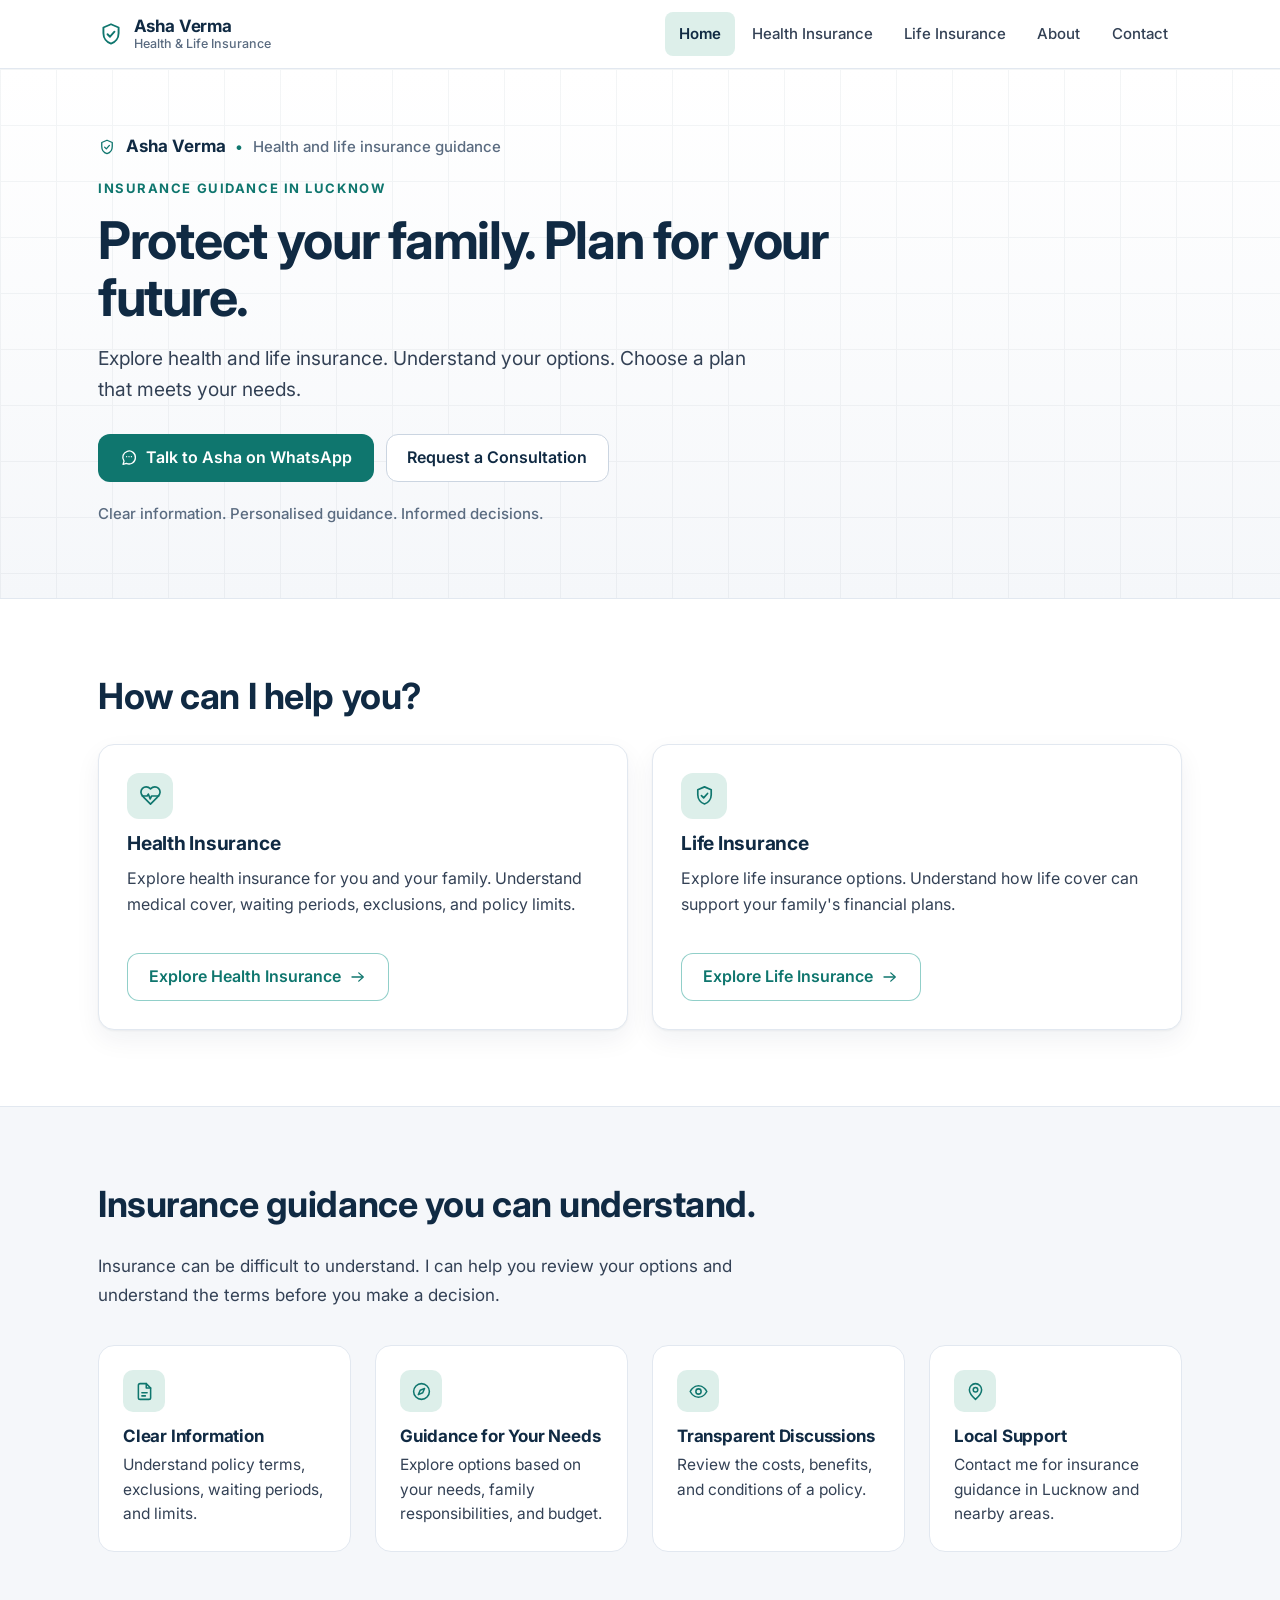
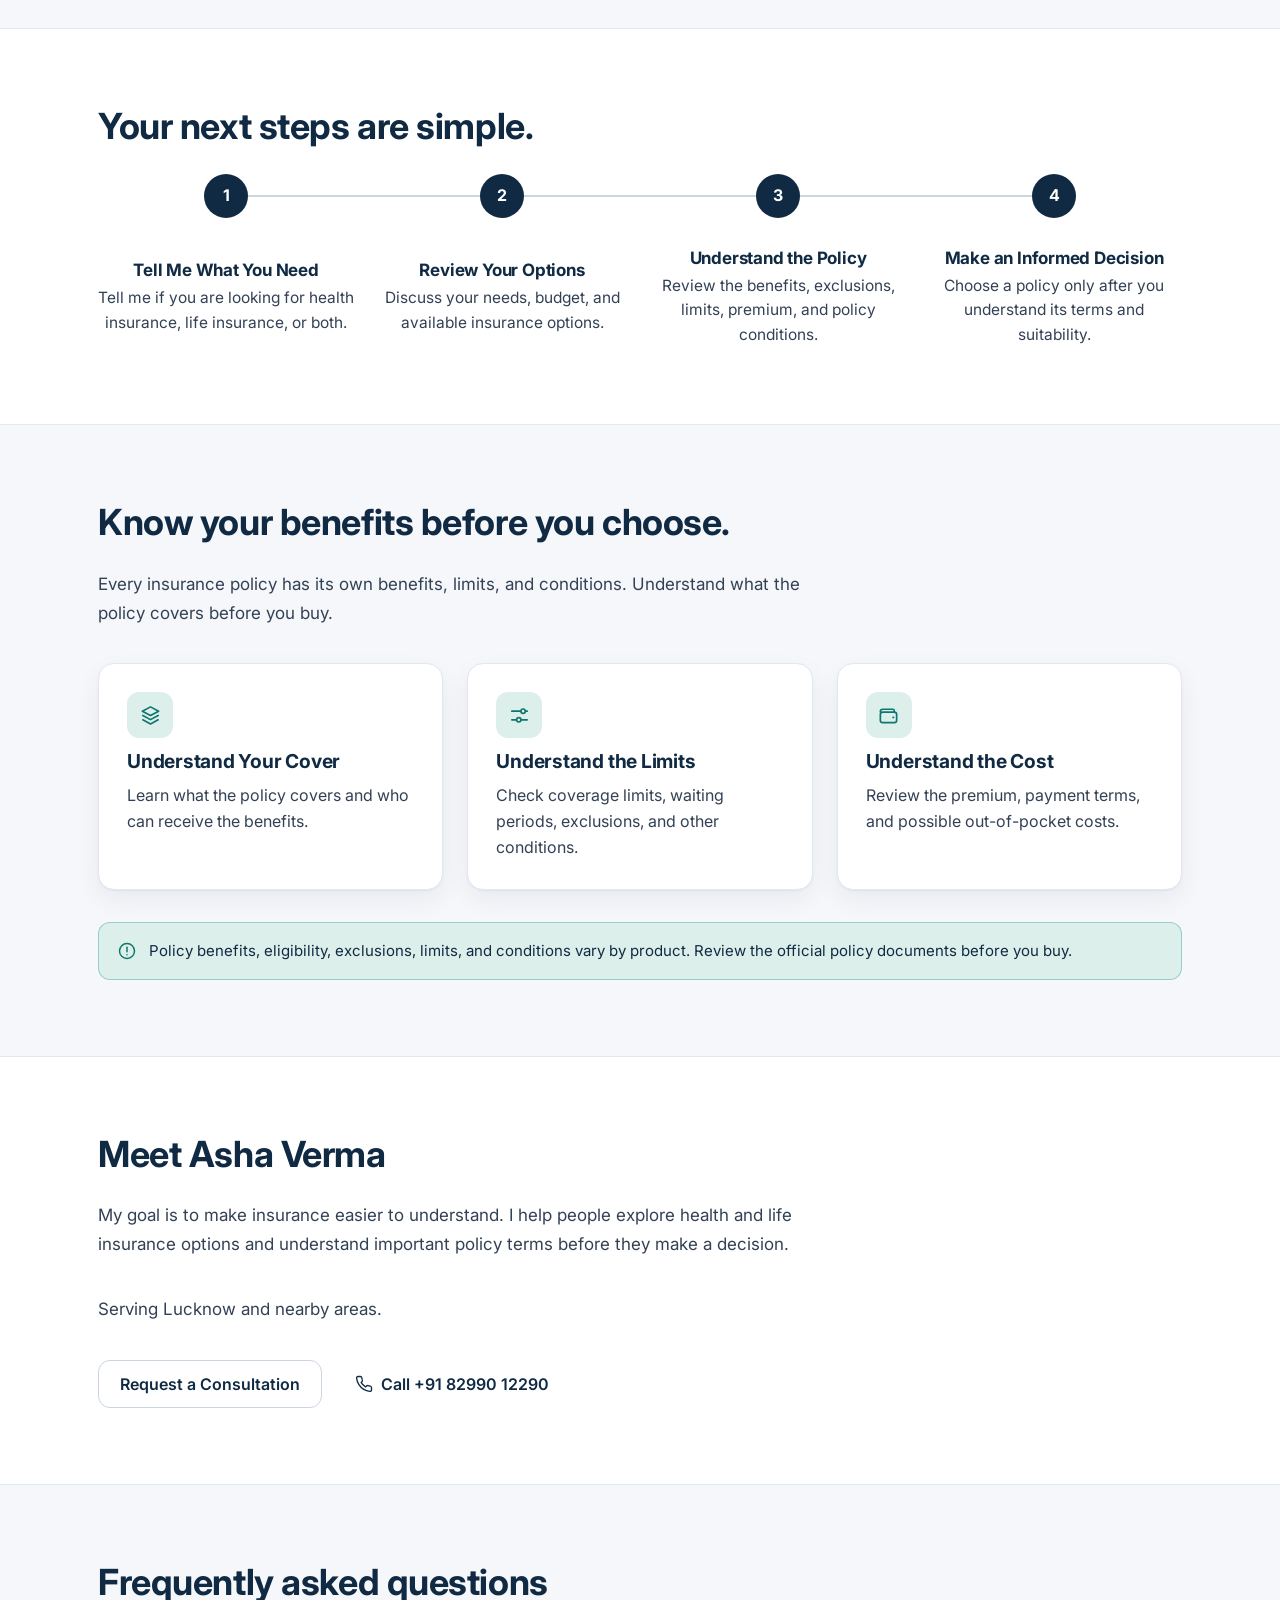
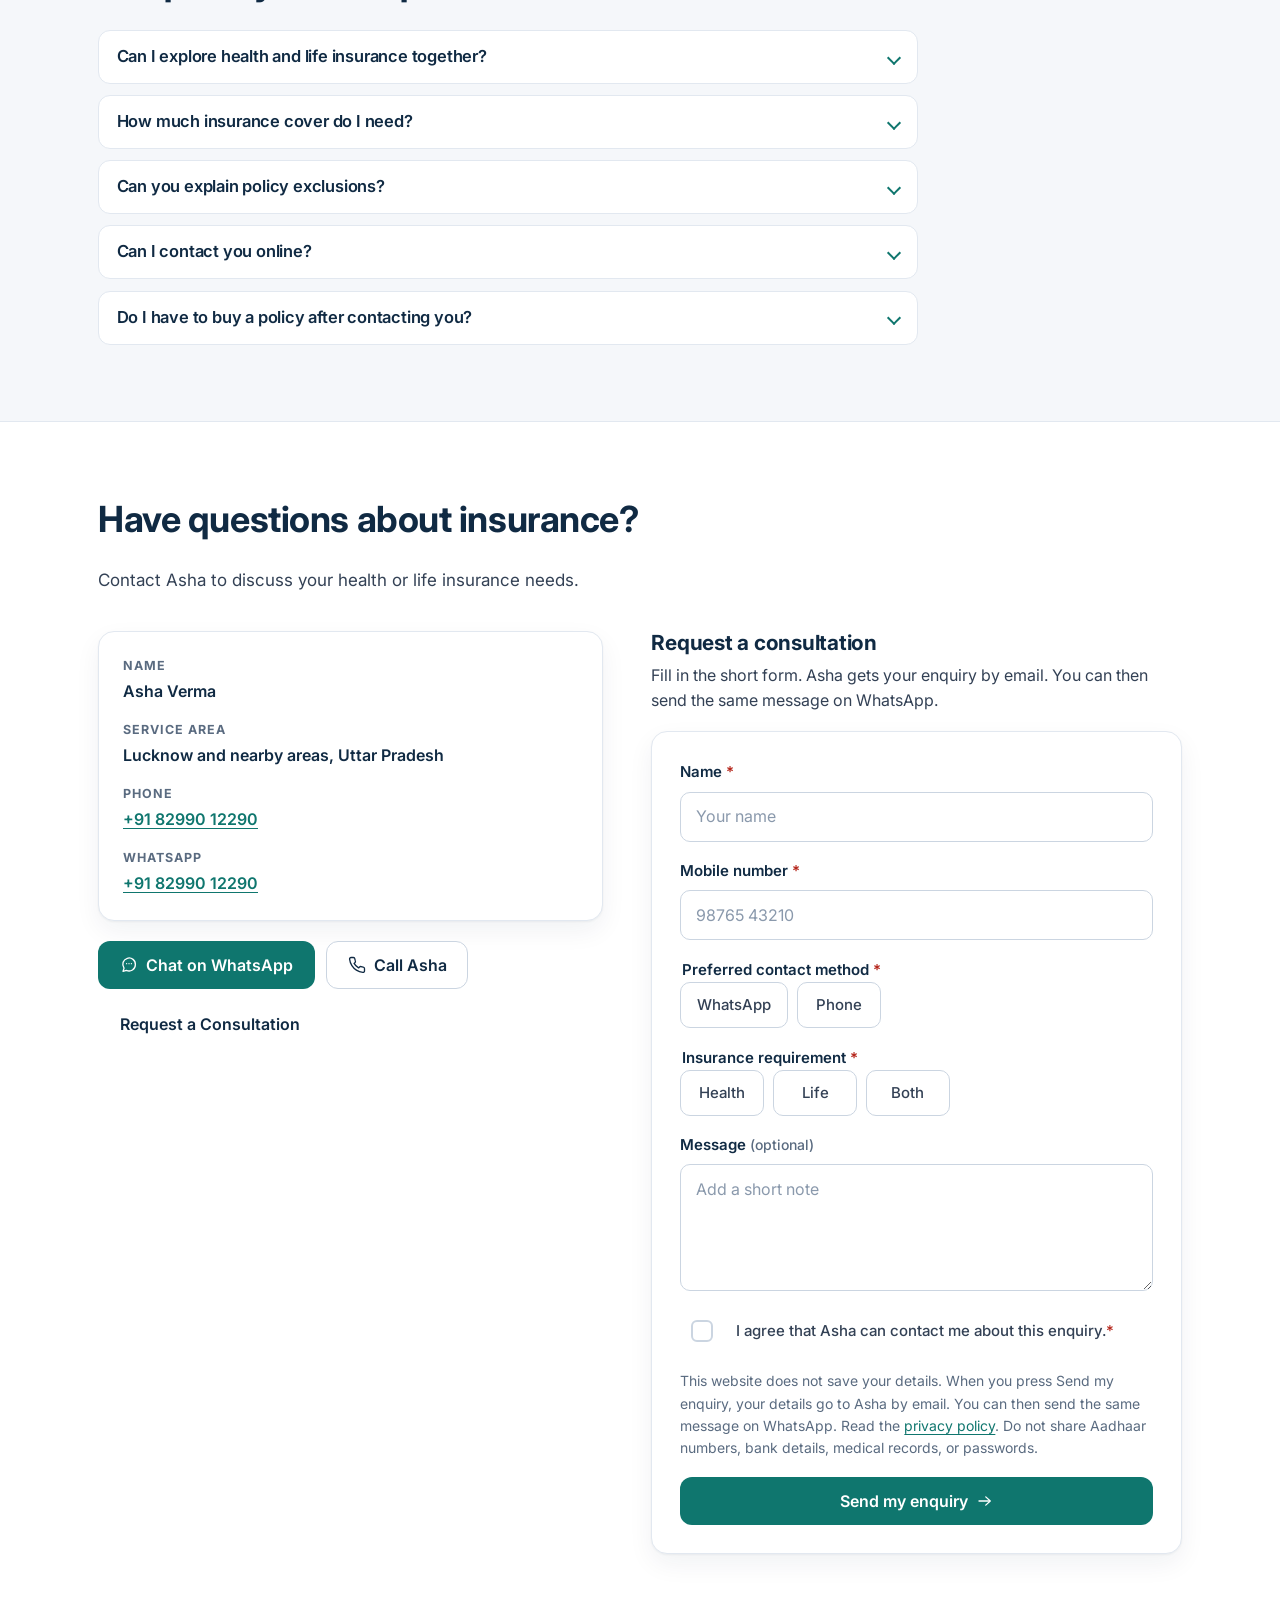
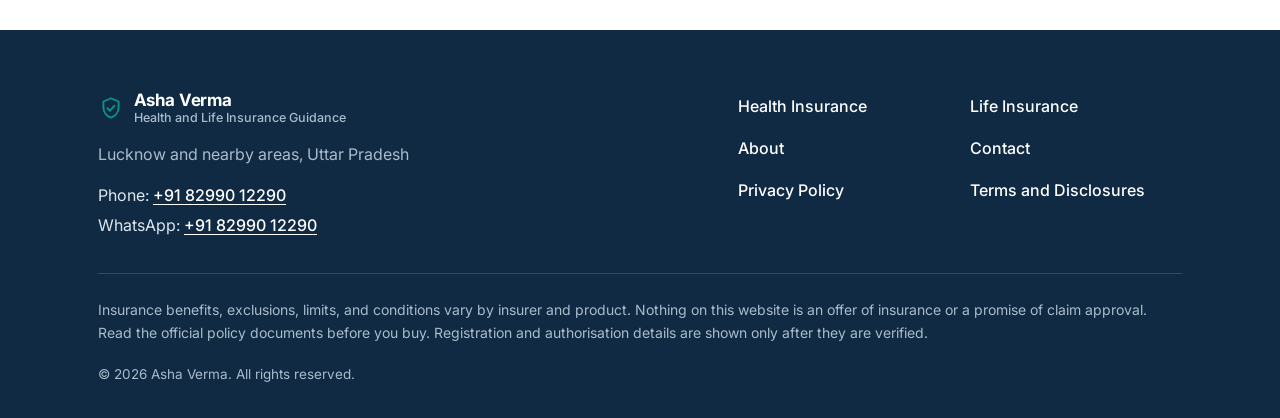
<file: index.html>
<!DOCTYPE html>
<html lang="en">
<head>
<meta charset="utf-8">
<meta name="viewport" content="width=device-width, initial-scale=1">
<title>Asha Verma | Health &amp; Life Insurance Guidance in Lucknow</title>
<meta name="description" content="Explore health and life insurance options with Asha Verma in Lucknow. Get clear information and guidance before you choose a policy.">
<link rel="canonical" href="https://asha-verma.vercel.app/">
<meta name="robots" content="index, follow">
<meta name="theme-color" content="#102A43">
<meta property="og:type" content="website">
<meta property="og:site_name" content="Asha Verma">
<meta property="og:locale" content="en_IN">
<meta property="og:title" content="Asha Verma | Health &amp; Life Insurance Guidance in Lucknow">
<meta property="og:description" content="Explore health and life insurance options with Asha Verma in Lucknow. Get clear information and guidance before you choose a policy.">
<meta property="og:url" content="https://asha-verma.vercel.app/">
<meta name="twitter:card" content="summary">
<meta name="twitter:title" content="Asha Verma | Health &amp; Life Insurance Guidance in Lucknow">
<meta name="twitter:description" content="Explore health and life insurance options with Asha Verma in Lucknow. Get clear information and guidance before you choose a policy.">
<link rel="icon" href="assets/img/favicon.svg" type="image/svg+xml">
<link rel="preconnect" href="https://fonts.googleapis.com">
<link rel="preconnect" href="https://fonts.gstatic.com" crossorigin>
<link rel="stylesheet" href="https://fonts.googleapis.com/css2?family=Inter:wght@400;500;600;700&amp;display=swap">
<link rel="stylesheet" href="assets/css/style.css">
<noscript>
  <style>
    /* Without JavaScript the menu button cannot open, so show the links inline. */
    .nav-toggle { display: none !important; }
    .site-header__inner { flex-wrap: wrap; padding-bottom: 0.35rem; }
    .nav {
      display: block !important;
      position: static !important;
      flex: 1 1 100%;
      background: transparent !important;
      border: 0 !important;
      box-shadow: none !important;
    }
    .nav__list { display: flex; flex-wrap: wrap; gap: 0 0.25rem; }
    .nav__link {
      min-height: 42px;
      padding: 0.4rem 0.6rem;
      border-bottom: 0 !important;
      border-radius: 8px;
      font-size: 0.9375rem;
    }
  </style>
</noscript>
<script type="application/ld+json">
{
  "@context": "https://schema.org",
  "@type": "Person",
  "name": "Asha Verma",
  "jobTitle": "Health and Life Insurance Guidance",
  "telephone": "+918299012290",
  "areaServed": "Lucknow and nearby areas, Uttar Pradesh, India",
  "url": "https://asha-verma.vercel.app/"
}
</script>
<script type="application/ld+json">
{
  "@context": "https://schema.org",
  "@type": "FAQPage",
  "mainEntity": [
    {
      "@type": "Question",
      "name": "Can I explore health and life insurance together?",
      "acceptedAnswer": { "@type": "Answer", "text": "Yes. You can discuss both needs. Health insurance and life insurance serve different purposes." }
    },
    {
      "@type": "Question",
      "name": "How much insurance cover do I need?",
      "acceptedAnswer": { "@type": "Answer", "text": "The right amount depends on your family needs, existing cover, income, liabilities, and budget." }
    },
    {
      "@type": "Question",
      "name": "Can you explain policy exclusions?",
      "acceptedAnswer": { "@type": "Answer", "text": "Yes. I can help you understand the relevant policy terms and exclusions within the scope of my authorised services." }
    },
    {
      "@type": "Question",
      "name": "Can I contact you online?",
      "acceptedAnswer": { "@type": "Answer", "text": "Yes. You can contact me through WhatsApp or phone." }
    },
    {
      "@type": "Question",
      "name": "Do I have to buy a policy after contacting you?",
      "acceptedAnswer": { "@type": "Answer", "text": "No. You can ask questions and understand the available options before you decide." }
    }
  ]
}
</script>
</head>
<body>

<svg class="sprite" aria-hidden="true" focusable="false" xmlns="http://www.w3.org/2000/svg">
  <symbol id="i-shield" viewBox="0 0 24 24">
    <path d="M12 3 19 6v5.2c0 4.4-2.9 8.3-7 9.6-4.1-1.3-7-5.2-7-9.6V6l7-3Z"/>
    <path d="m8.8 12.2 2.3 2.3 4.1-4.6"/>
  </symbol>
  <symbol id="i-heart" viewBox="0 0 24 24">
    <path d="M19 14c1.49-1.46 3-3.21 3-5.5A5.5 5.5 0 0 0 16.5 3c-1.76 0-3 .5-4.5 2-1.5-1.5-2.74-2-4.5-2A5.5 5.5 0 0 0 2 8.5c0 2.29 1.51 4.04 3 5.5l7 7Z"/>
    <path d="M3.5 12.5h5l1.2-2 2 5 1.5-3h7.3"/>
  </symbol>
  <symbol id="i-file" viewBox="0 0 24 24">
    <path d="M14 3H7a2 2 0 0 0-2 2v14a2 2 0 0 0 2 2h10a2 2 0 0 0 2-2V8l-5-5Z"/>
    <path d="M14 3v5h5"/>
    <path d="M9 13.5h6"/>
    <path d="M9 17h4"/>
  </symbol>
  <symbol id="i-compass" viewBox="0 0 24 24">
    <circle cx="12" cy="12" r="9"/>
    <path d="m15.5 8.5-2.1 5-5 2.1 2.1-5 5-2.1Z"/>
  </symbol>
  <symbol id="i-eye" viewBox="0 0 24 24">
    <path d="M2.5 12S6 5.5 12 5.5 21.5 12 21.5 12 18 18.5 12 18.5 2.5 12 2.5 12Z"/>
    <circle cx="12" cy="12" r="3"/>
  </symbol>
  <symbol id="i-pin" viewBox="0 0 24 24">
    <path d="M12 21s7-6.1 7-11a7 7 0 1 0-14 0c0 4.9 7 11 7 11Z"/>
    <circle cx="12" cy="10" r="2.6"/>
  </symbol>
  <symbol id="i-layers" viewBox="0 0 24 24">
    <path d="m12 3 8.5 4.5L12 12 3.5 7.5 12 3Z"/>
    <path d="m4 12 8 4.3 8-4.3"/>
    <path d="m4 16.5 8 4.3 8-4.3"/>
  </symbol>
  <symbol id="i-sliders" viewBox="0 0 24 24">
    <path d="M4 7.5h9"/>
    <path d="M18.5 7.5H20"/>
    <circle cx="15.75" cy="7.5" r="2.25"/>
    <path d="M4 16.5h4.5"/>
    <path d="M14 16.5h6"/>
    <circle cx="11.25" cy="16.5" r="2.25"/>
  </symbol>
  <symbol id="i-wallet" viewBox="0 0 24 24">
    <path d="M3.5 8A2.5 2.5 0 0 1 6 5.5h10.5A1.5 1.5 0 0 1 18 7v1.5"/>
    <rect x="3.5" y="8.5" width="17" height="11" rx="2.5"/>
    <path d="M16.75 14h.5"/>
  </symbol>
  <symbol id="i-chat" viewBox="0 0 24 24">
    <path d="M20.5 11.6a8.4 8.4 0 0 1-11.9 7.6L4 20.5l1.4-4.4A8.4 8.4 0 1 1 20.5 11.6Z"/>
    <path d="M8.8 10.2h.01"/>
    <path d="M12 10.2h.01"/>
    <path d="M15.2 10.2h.01"/>
  </symbol>
  <symbol id="i-phone" viewBox="0 0 24 24">
    <path d="M22 16.9v3a2 2 0 0 1-2.2 2 19.8 19.8 0 0 1-8.6-3.1 19.5 19.5 0 0 1-6-6A19.8 19.8 0 0 1 2.1 4.2 2 2 0 0 1 4.1 2h3a2 2 0 0 1 2 1.7c.1 1 .4 1.9.7 2.8a2 2 0 0 1-.4 2.1L8.1 9.9a16 16 0 0 0 6 6l1.3-1.3a2 2 0 0 1 2.1-.5c.9.4 1.8.6 2.8.7a2 2 0 0 1 1.7 2Z"/>
  </symbol>
  <symbol id="i-menu" viewBox="0 0 24 24">
    <path d="M4 7h16"/>
    <path d="M4 12h16"/>
    <path d="M4 17h16"/>
  </symbol>
  <symbol id="i-close" viewBox="0 0 24 24">
    <path d="m6 6 12 12"/>
    <path d="m18 6-12 12"/>
  </symbol>
  <symbol id="i-arrow" viewBox="0 0 24 24">
    <path d="M4 12h14"/>
    <path d="m13 6.5 6 5.5-6 5.5"/>
  </symbol>
  <symbol id="i-check" viewBox="0 0 24 24">
    <path d="m5 12.5 4.5 4.5L19 7.5"/>
  </symbol>
  <symbol id="i-alert" viewBox="0 0 24 24">
    <circle cx="12" cy="12" r="9"/>
    <path d="M12 7.5V13"/>
    <path d="M12 16.4h.01"/>
  </symbol>
  <symbol id="i-mail" viewBox="0 0 24 24">
    <rect x="3" y="5" width="18" height="14" rx="2"/>
    <path d="m3.5 7 8.5 6 8.5-6"/>
  </symbol>
</svg>

<a class="skip-link" href="#main">Skip to content</a>

<header class="site-header">
  <div class="container site-header__inner">
    <a class="brand" href="./">
      <svg class="ico brand__icon" aria-hidden="true"><use href="#i-shield"></use></svg>
      <span class="brand__text">
        <span class="brand__name">Asha Verma</span>
        <span class="brand__sub">Health &amp; Life Insurance</span>
      </span>
    </a>

    <button class="nav-toggle" type="button" aria-expanded="false" aria-controls="site-nav">
      <svg class="ico nav-toggle__open" aria-hidden="true"><use href="#i-menu"></use></svg>
      <svg class="ico nav-toggle__close" aria-hidden="true"><use href="#i-close"></use></svg>
      <span class="visually-hidden">Menu</span>
    </button>

    <nav class="nav" id="site-nav" aria-label="Main">
      <ul class="nav__list">
        <li><a class="nav__link is-current" href="./" aria-current="page">Home</a></li>
        <li><a class="nav__link" href="health-insurance-lucknow/">Health Insurance</a></li>
        <li><a class="nav__link" href="life-insurance-lucknow/">Life Insurance</a></li>
        <li><a class="nav__link" href="#about">About</a></li>
        <li><a class="nav__link" href="#contact">Contact</a></li>
      </ul>
    </nav>
  </div>
</header>

<main id="main">

  <!-- Hero: text and actions only. No large image. -->
  <section class="hero">
    <div class="container hero__inner">
      <p class="hero__brand">
        <svg class="ico" aria-hidden="true"><use href="#i-shield"></use></svg>
        <span class="hero__brand-name">Asha Verma</span>
        <span class="hero__brand-desc">Health and life insurance guidance</span>
      </p>
      <p class="eyebrow">Insurance guidance in Lucknow</p>
      <h1 class="hero__title">Protect your family. Plan for your future.</h1>
      <p class="hero__lead">Explore health and life insurance. Understand your options. Choose a plan that meets your needs.</p>
      <div class="hero__actions">
        <a class="btn btn--primary" href="https://wa.me/918299012290?text=Hello%20Asha%2C%20I%20visited%20your%20website%20and%20would%20like%20to%20understand%20my%20health%20or%20life%20insurance%20options.%20Could%20you%20please%20guide%20me%3F" target="_blank" rel="noopener">
          <svg class="ico" aria-hidden="true"><use href="#i-chat"></use></svg>
          Talk to Asha on WhatsApp
        </a>
        <a class="btn btn--secondary" href="#consultation">Request a Consultation</a>
      </div>
      <p class="hero__note">Clear information. Personalised guidance. Informed decisions.</p>
    </div>
  </section>

  <!-- Services -->
  <section class="section" id="services">
    <div class="container">
      <h2 class="section__title">How can I help you?</h2>
      <div class="grid grid--2">
        <article class="card">
          <span class="card__icon" aria-hidden="true">
            <svg class="ico"><use href="#i-heart"></use></svg>
          </span>
          <h3 class="card__title">Health Insurance</h3>
          <p class="card__text">Explore health insurance for you and your family. Understand medical cover, waiting periods, exclusions, and policy limits.</p>
          <a class="btn btn--outline" href="health-insurance-lucknow/">
            Explore Health Insurance
            <svg class="ico" aria-hidden="true"><use href="#i-arrow"></use></svg>
          </a>
        </article>
        <article class="card">
          <span class="card__icon" aria-hidden="true">
            <svg class="ico"><use href="#i-shield"></use></svg>
          </span>
          <h3 class="card__title">Life Insurance</h3>
          <p class="card__text">Explore life insurance options. Understand how life cover can support your family's financial plans.</p>
          <a class="btn btn--outline" href="life-insurance-lucknow/">
            Explore Life Insurance
            <svg class="ico" aria-hidden="true"><use href="#i-arrow"></use></svg>
          </a>
        </article>
      </div>
    </div>
  </section>

  <!-- Why choose -->
  <section class="section section--alt" id="why-asha">
    <div class="container">
      <h2 class="section__title">Insurance guidance you can understand.</h2>
      <p class="section__lead">Insurance can be difficult to understand. I can help you review your options and understand the terms before you make a decision.</p>
      <div class="grid grid--4">
        <article class="feature">
          <span class="feature__icon" aria-hidden="true"><svg class="ico"><use href="#i-file"></use></svg></span>
          <h3 class="feature__title">Clear Information</h3>
          <p class="feature__text">Understand policy terms, exclusions, waiting periods, and limits.</p>
        </article>
        <article class="feature">
          <span class="feature__icon" aria-hidden="true"><svg class="ico"><use href="#i-compass"></use></svg></span>
          <h3 class="feature__title">Guidance for Your Needs</h3>
          <p class="feature__text">Explore options based on your needs, family responsibilities, and budget.</p>
        </article>
        <article class="feature">
          <span class="feature__icon" aria-hidden="true"><svg class="ico"><use href="#i-eye"></use></svg></span>
          <h3 class="feature__title">Transparent Discussions</h3>
          <p class="feature__text">Review the costs, benefits, and conditions of a policy.</p>
        </article>
        <article class="feature">
          <span class="feature__icon" aria-hidden="true"><svg class="ico"><use href="#i-pin"></use></svg></span>
          <h3 class="feature__title">Local Support</h3>
          <p class="feature__text">Contact me for insurance guidance in Lucknow and nearby areas.</p>
        </article>
      </div>
    </div>
  </section>

  <!-- How it works -->
  <section class="section" id="how-it-works">
    <div class="container">
      <h2 class="section__title">Your next steps are simple.</h2>
      <ol class="steps">
        <li class="step">
          <span class="step__num" aria-hidden="true">1</span>
          <div class="step__body">
            <h3 class="step__title">Tell Me What You Need</h3>
            <p class="step__text">Tell me if you are looking for health insurance, life insurance, or both.</p>
          </div>
        </li>
        <li class="step">
          <span class="step__num" aria-hidden="true">2</span>
          <div class="step__body">
            <h3 class="step__title">Review Your Options</h3>
            <p class="step__text">Discuss your needs, budget, and available insurance options.</p>
          </div>
        </li>
        <li class="step">
          <span class="step__num" aria-hidden="true">3</span>
          <div class="step__body">
            <h3 class="step__title">Understand the Policy</h3>
            <p class="step__text">Review the benefits, exclusions, limits, premium, and policy conditions.</p>
          </div>
        </li>
        <li class="step">
          <span class="step__num" aria-hidden="true">4</span>
          <div class="step__body">
            <h3 class="step__title">Make an Informed Decision</h3>
            <p class="step__text">Choose a policy only after you understand its terms and suitability.</p>
          </div>
        </li>
      </ol>
    </div>
  </section>

  <!-- Benefits -->
  <section class="section section--alt" id="benefits">
    <div class="container">
      <h2 class="section__title">Know your benefits before you choose.</h2>
      <p class="section__lead">Every insurance policy has its own benefits, limits, and conditions. Understand what the policy covers before you buy.</p>
      <div class="grid grid--3">
        <article class="card card--compact">
          <span class="card__icon" aria-hidden="true"><svg class="ico"><use href="#i-layers"></use></svg></span>
          <h3 class="card__title">Understand Your Cover</h3>
          <p class="card__text">Learn what the policy covers and who can receive the benefits.</p>
        </article>
        <article class="card card--compact">
          <span class="card__icon" aria-hidden="true"><svg class="ico"><use href="#i-sliders"></use></svg></span>
          <h3 class="card__title">Understand the Limits</h3>
          <p class="card__text">Check coverage limits, waiting periods, exclusions, and other conditions.</p>
        </article>
        <article class="card card--compact">
          <span class="card__icon" aria-hidden="true"><svg class="ico"><use href="#i-wallet"></use></svg></span>
          <h3 class="card__title">Understand the Cost</h3>
          <p class="card__text">Review the premium, payment terms, and possible out-of-pocket costs.</p>
        </article>
      </div>
      <p class="notice">
        <svg class="ico" aria-hidden="true"><use href="#i-alert"></use></svg>
        <span>Policy benefits, eligibility, exclusions, limits, and conditions vary by product. Review the official policy documents before you buy.</span>
      </p>
    </div>
  </section>

  <!-- About -->
  <section class="section" id="about">
    <div class="container container--narrow">
      <h2 class="section__title">Meet Asha Verma</h2>
      <p class="section__lead">My goal is to make insurance easier to understand. I help people explore health and life insurance options and understand important policy terms before they make a decision.</p>
      <p class="section__lead">Serving Lucknow and nearby areas.</p>

      <!--
        REVIEW BEFORE LAUNCH: add these fields only after they are verified.
        Hide any field that is not verified. Do not add sample or placeholder text.
        - Professional qualifications
        - Agent or intermediary registration details, where applicable
        - Authorised insurer affiliations
        - Languages spoken
        - Consultation availability
      -->

      <div class="hero__actions hero__actions--left">
        <a class="btn btn--secondary" href="#contact">Request a Consultation</a>
        <a class="btn btn--ghost" href="tel:+918299012290">
          <svg class="ico" aria-hidden="true"><use href="#i-phone"></use></svg>
          Call +91 82990 12290
        </a>
      </div>
    </div>
  </section>

  <!-- FAQ -->
  <section class="section section--alt" id="faq">
    <div class="container container--narrow">
      <h2 class="section__title">Frequently asked questions</h2>
      <div class="faq">
        <details class="faq__item">
          <summary><h3 class="faq__q">Can I explore health and life insurance together?</h3></summary>
          <p class="faq__a">Yes. You can discuss both needs. Health insurance and life insurance serve different purposes.</p>
        </details>
        <details class="faq__item">
          <summary><h3 class="faq__q">How much insurance cover do I need?</h3></summary>
          <p class="faq__a">The right amount depends on your family needs, existing cover, income, liabilities, and budget.</p>
        </details>
        <details class="faq__item">
          <summary><h3 class="faq__q">Can you explain policy exclusions?</h3></summary>
          <p class="faq__a">Yes. I can help you understand the relevant policy terms and exclusions within the scope of my authorised services.</p>
        </details>
        <details class="faq__item">
          <summary><h3 class="faq__q">Can I contact you online?</h3></summary>
          <p class="faq__a">Yes. You can contact me through WhatsApp or phone.</p>
        </details>
        <details class="faq__item">
          <summary><h3 class="faq__q">Do I have to buy a policy after contacting you?</h3></summary>
          <p class="faq__a">No. You can ask questions and understand the available options before you decide.</p>
        </details>
      </div>
    </div>
  </section>

  <!-- Contact -->
  <section class="section" id="contact">
    <div class="container">
      <h2 class="section__title">Have questions about insurance?</h2>
      <p class="section__lead">Contact Asha to discuss your health or life insurance needs.</p>

      <div class="contact">
        <div class="contact__info">
          <ul class="contact__list">
            <li>
              <span class="contact__label">Name</span>
              <span class="contact__value">Asha Verma</span>
            </li>
            <li>
              <span class="contact__label">Service area</span>
              <span class="contact__value">Lucknow and nearby areas, Uttar Pradesh</span>
            </li>
            <li>
              <span class="contact__label">Phone</span>
              <span class="contact__value"><a href="tel:+918299012290">+91 82990 12290</a></span>
            </li>
            <li>
              <span class="contact__label">WhatsApp</span>
              <span class="contact__value"><a href="https://wa.me/918299012290" target="_blank" rel="noopener">+91 82990 12290</a></span>
            </li>
          </ul>

          <div class="contact__actions">
            <a class="btn btn--primary" href="https://wa.me/918299012290?text=Hello%20Asha%2C%20I%20visited%20your%20website%20and%20would%20like%20to%20understand%20my%20health%20or%20life%20insurance%20options.%20Could%20you%20please%20guide%20me%3F" target="_blank" rel="noopener">
              <svg class="ico" aria-hidden="true"><use href="#i-chat"></use></svg>
              Chat on WhatsApp
            </a>
            <a class="btn btn--secondary" href="tel:+918299012290">
              <svg class="ico" aria-hidden="true"><use href="#i-phone"></use></svg>
              Call Asha
            </a>
            <a class="btn btn--ghost" href="#consultation">Request a Consultation</a>
          </div>
        </div>

        <div class="contact__form-wrap" id="consultation">
          <h3 class="contact__form-title">Request a consultation</h3>
          <p class="form__intro">Fill in the short form. Asha gets your enquiry by email. You can then send the same message on WhatsApp.</p>

          <noscript>
            <p class="form__note form__noscript">
              JavaScript is off. The form still sends your details to Asha. You can also use the WhatsApp or phone buttons.
            </p>
          </noscript>

          <form class="form" id="consultation-form" action="https://formspree.io/f/xzedgywk" method="POST">
            <div class="field">
              <label for="f-name">Name <span class="req" aria-hidden="true">*</span></label>
              <input type="text" id="f-name" name="name" autocomplete="name" maxlength="80"
                     required aria-describedby="e-name" placeholder="Your name">
              <p class="field__error" id="e-name" role="alert" hidden></p>
            </div>

            <div class="field">
              <label for="f-mobile">Mobile number <span class="req" aria-hidden="true">*</span></label>
              <input type="tel" id="f-mobile" name="mobile" autocomplete="tel" inputmode="tel" maxlength="20"
                     required aria-describedby="e-mobile" placeholder="98765 43210">
              <p class="field__error" id="e-mobile" role="alert" hidden></p>
            </div>

            <fieldset class="field">
              <legend>Preferred contact method <span class="req" aria-hidden="true">*</span></legend>
              <div class="choices">
                <span class="choice">
                  <input type="radio" id="f-contact-wa" name="contact_method" value="WhatsApp" required aria-describedby="e-contact">
                  <label for="f-contact-wa">WhatsApp</label>
                </span>
                <span class="choice">
                  <input type="radio" id="f-contact-ph" name="contact_method" value="Phone" aria-describedby="e-contact">
                  <label for="f-contact-ph">Phone</label>
                </span>
              </div>
              <p class="field__error" id="e-contact" role="alert" hidden></p>
            </fieldset>

            <fieldset class="field">
              <legend>Insurance requirement <span class="req" aria-hidden="true">*</span></legend>
              <div class="choices">
                <span class="choice">
                  <input type="radio" id="f-req-h" name="requirement" value="Health" required aria-describedby="e-req">
                  <label for="f-req-h">Health</label>
                </span>
                <span class="choice">
                  <input type="radio" id="f-req-l" name="requirement" value="Life" aria-describedby="e-req">
                  <label for="f-req-l">Life</label>
                </span>
                <span class="choice">
                  <input type="radio" id="f-req-b" name="requirement" value="Both" aria-describedby="e-req">
                  <label for="f-req-b">Both</label>
                </span>
              </div>
              <p class="field__error" id="e-req" role="alert" hidden></p>
            </fieldset>

            <div class="field">
              <label for="f-message">Message <span class="field__optional">(optional)</span></label>
              <textarea id="f-message" name="message" rows="4" maxlength="600"
                        aria-describedby="e-message" placeholder="Add a short note"></textarea>
              <p class="field__error" id="e-message" role="alert" hidden></p>
            </div>

            <div class="field field--consent">
              <span class="check">
                <input type="checkbox" id="f-consent" name="consent" required aria-describedby="e-consent">
                <span class="check__box" aria-hidden="true"></span>
              </span>
              <label for="f-consent">I agree that Asha can contact me about this enquiry. <span class="req" aria-hidden="true">*</span></label>
              <p class="field__error" id="e-consent" role="alert" hidden></p>
            </div>

            <p class="form__note">
              This website does not save your details. When you press Send my enquiry, your details go to Asha by email.
              You can then send the same message on WhatsApp. Read the <a href="privacy-policy/">privacy policy</a>.
              Do not share Aadhaar numbers, bank details, medical records, or passwords.
            </p>

            <p class="field__error" id="e-form" role="alert" tabindex="-1" hidden></p>

            <button class="btn btn--primary btn--block" type="submit" id="form-submit">
              <span class="btn__label">Send my enquiry</span>
              <svg class="ico" aria-hidden="true"><use href="#i-arrow"></use></svg>
            </button>
          </form>

          <div class="panel" id="form-result" role="status" aria-live="polite" tabindex="-1" hidden>
            <h4 class="panel__title" id="form-result-title">Your enquiry was sent to Asha</h4>
            <p class="panel__text" id="form-result-text">Asha got your details by email. Send the same message on WhatsApp for a faster reply.</p>
            <dl class="panel__summary" id="form-summary"></dl>
            <div class="panel__actions">
              <a class="btn btn--primary" id="wa-send" href="https://wa.me/918299012290" target="_blank" rel="noopener">
                <svg class="ico" aria-hidden="true"><use href="#i-chat"></use></svg>
                Send on WhatsApp
              </a>
              <a class="btn btn--secondary" href="tel:+918299012290">
                <svg class="ico" aria-hidden="true"><use href="#i-phone"></use></svg>
                Call instead
              </a>
              <button class="btn btn--ghost" type="button" id="form-edit">Change my details</button>
            </div>
          </div>
        </div>
      </div>
    </div>
  </section>
</main>

<footer class="site-footer">
  <div class="container">
    <div class="site-footer__grid">
      <div class="site-footer__brand">
        <p class="brand brand--footer">
          <svg class="ico brand__icon" aria-hidden="true"><use href="#i-shield"></use></svg>
          <span class="brand__text">
            <span class="brand__name">Asha Verma</span>
            <span class="brand__sub">Health and Life Insurance Guidance</span>
          </span>
        </p>
        <p class="site-footer__area">Lucknow and nearby areas, Uttar Pradesh</p>
        <p class="site-footer__contact">
          Phone: <a href="tel:+918299012290">+91 82990 12290</a><br>
          WhatsApp: <a href="https://wa.me/918299012290" target="_blank" rel="noopener">+91 82990 12290</a>
        </p>
      </div>

      <nav class="site-footer__nav" aria-label="Footer">
        <ul>
          <li><a href="health-insurance-lucknow/">Health Insurance</a></li>
          <li><a href="life-insurance-lucknow/">Life Insurance</a></li>
          <li><a href="#about">About</a></li>
          <li><a href="#contact">Contact</a></li>
          <li><a href="privacy-policy/">Privacy Policy</a></li>
          <li><a href="terms-disclosures/">Terms and Disclosures</a></li>
        </ul>
      </nav>
    </div>

    <p class="site-footer__disclosure">
      Insurance benefits, exclusions, limits, and conditions vary by insurer and product. Nothing on this website is an offer of insurance
      or a promise of claim approval. Read the official policy documents before you buy.
      Registration and authorisation details are shown only after they are verified.
    </p>

    <p class="site-footer__copy">&copy; 2026 Asha Verma. All rights reserved.</p>
  </div>
</footer>

<!-- Fixed contact bar for mobile screens -->
<div class="contact-bar" role="region" aria-label="Quick contact">
  <a class="btn btn--primary contact-bar__btn" href="https://wa.me/918299012290?text=Hello%20Asha%2C%20I%20visited%20your%20website%20and%20would%20like%20to%20understand%20my%20health%20or%20life%20insurance%20options.%20Could%20you%20please%20guide%20me%3F" target="_blank" rel="noopener" aria-label="Chat with Asha on WhatsApp">
    <svg class="ico" aria-hidden="true"><use href="#i-chat"></use></svg>
    <span>WhatsApp</span>
  </a>
  <a class="btn btn--secondary contact-bar__btn" href="tel:+918299012290" aria-label="Call Asha Verma on +91 82990 12290">
    <svg class="ico" aria-hidden="true"><use href="#i-phone"></use></svg>
    <span>Call</span>
  </a>
</div>

<script src="assets/js/main.js" defer></script>
</body>
</html>
</file>
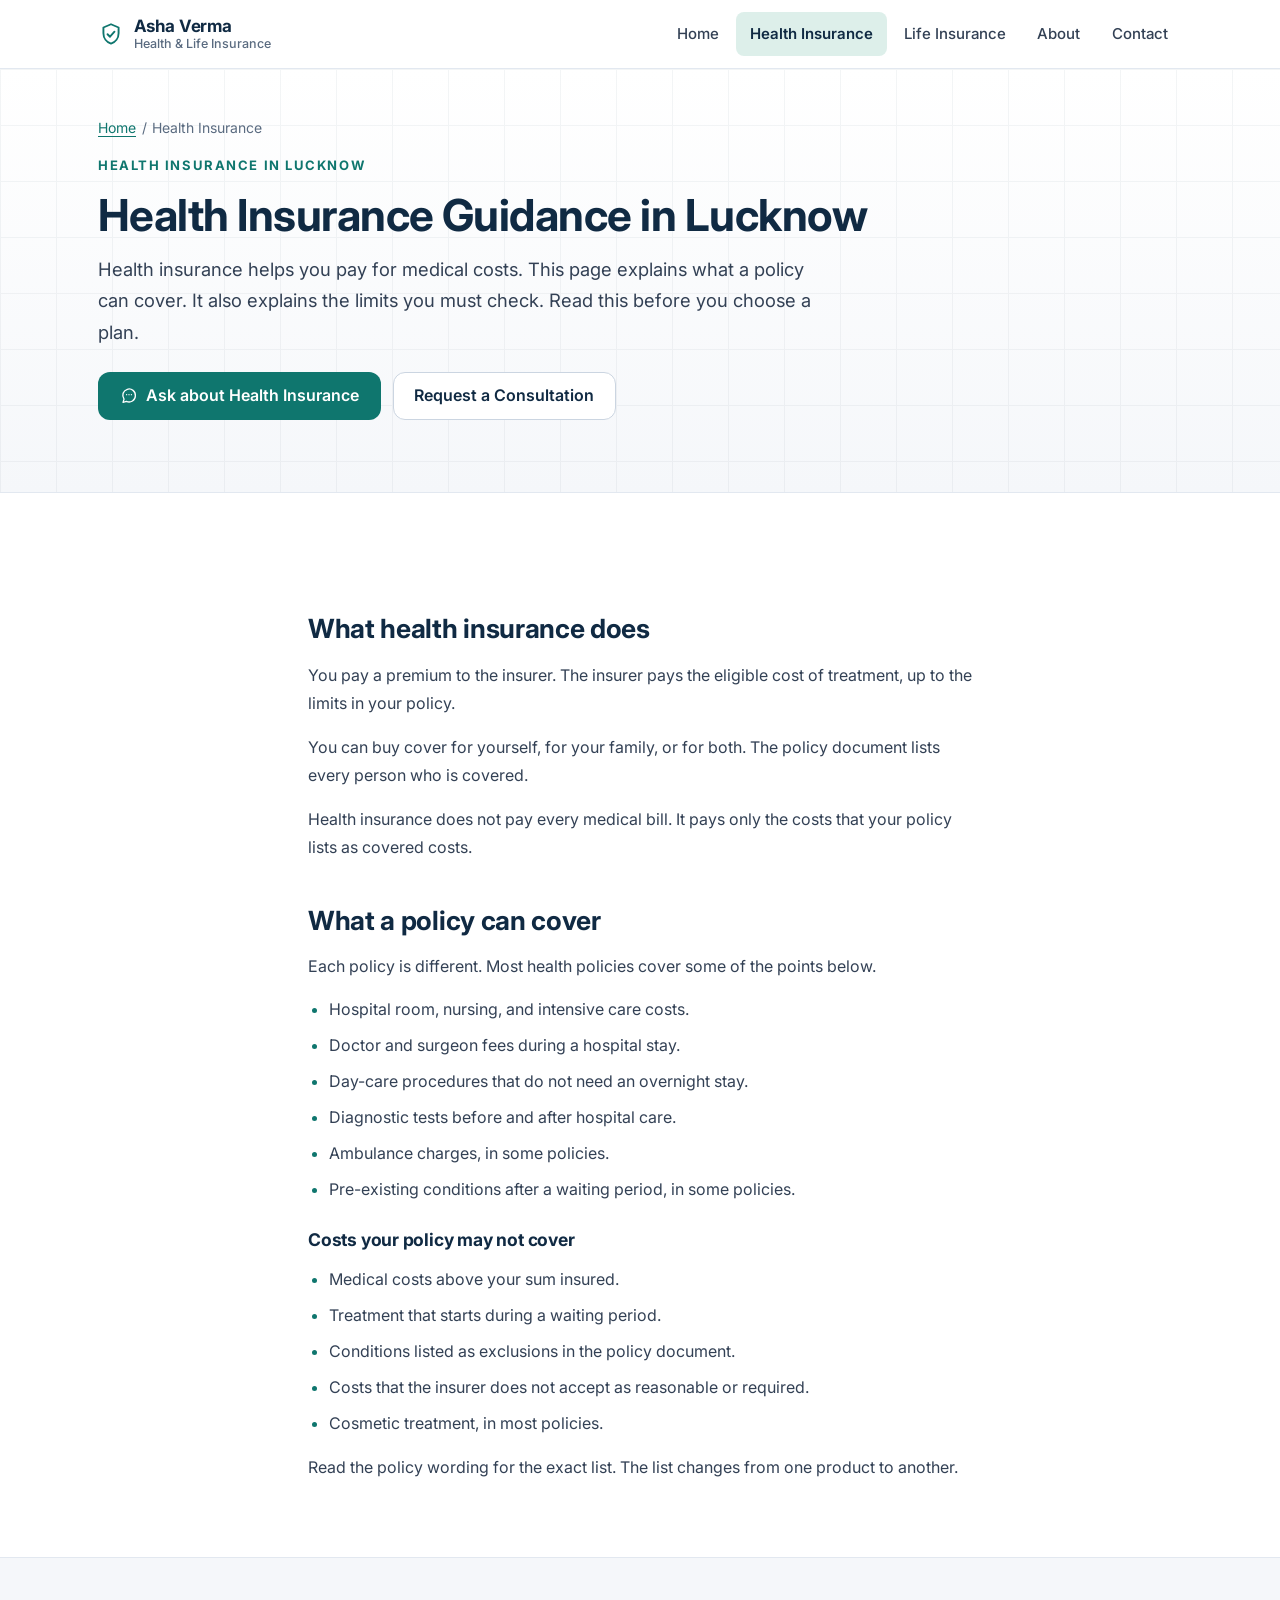
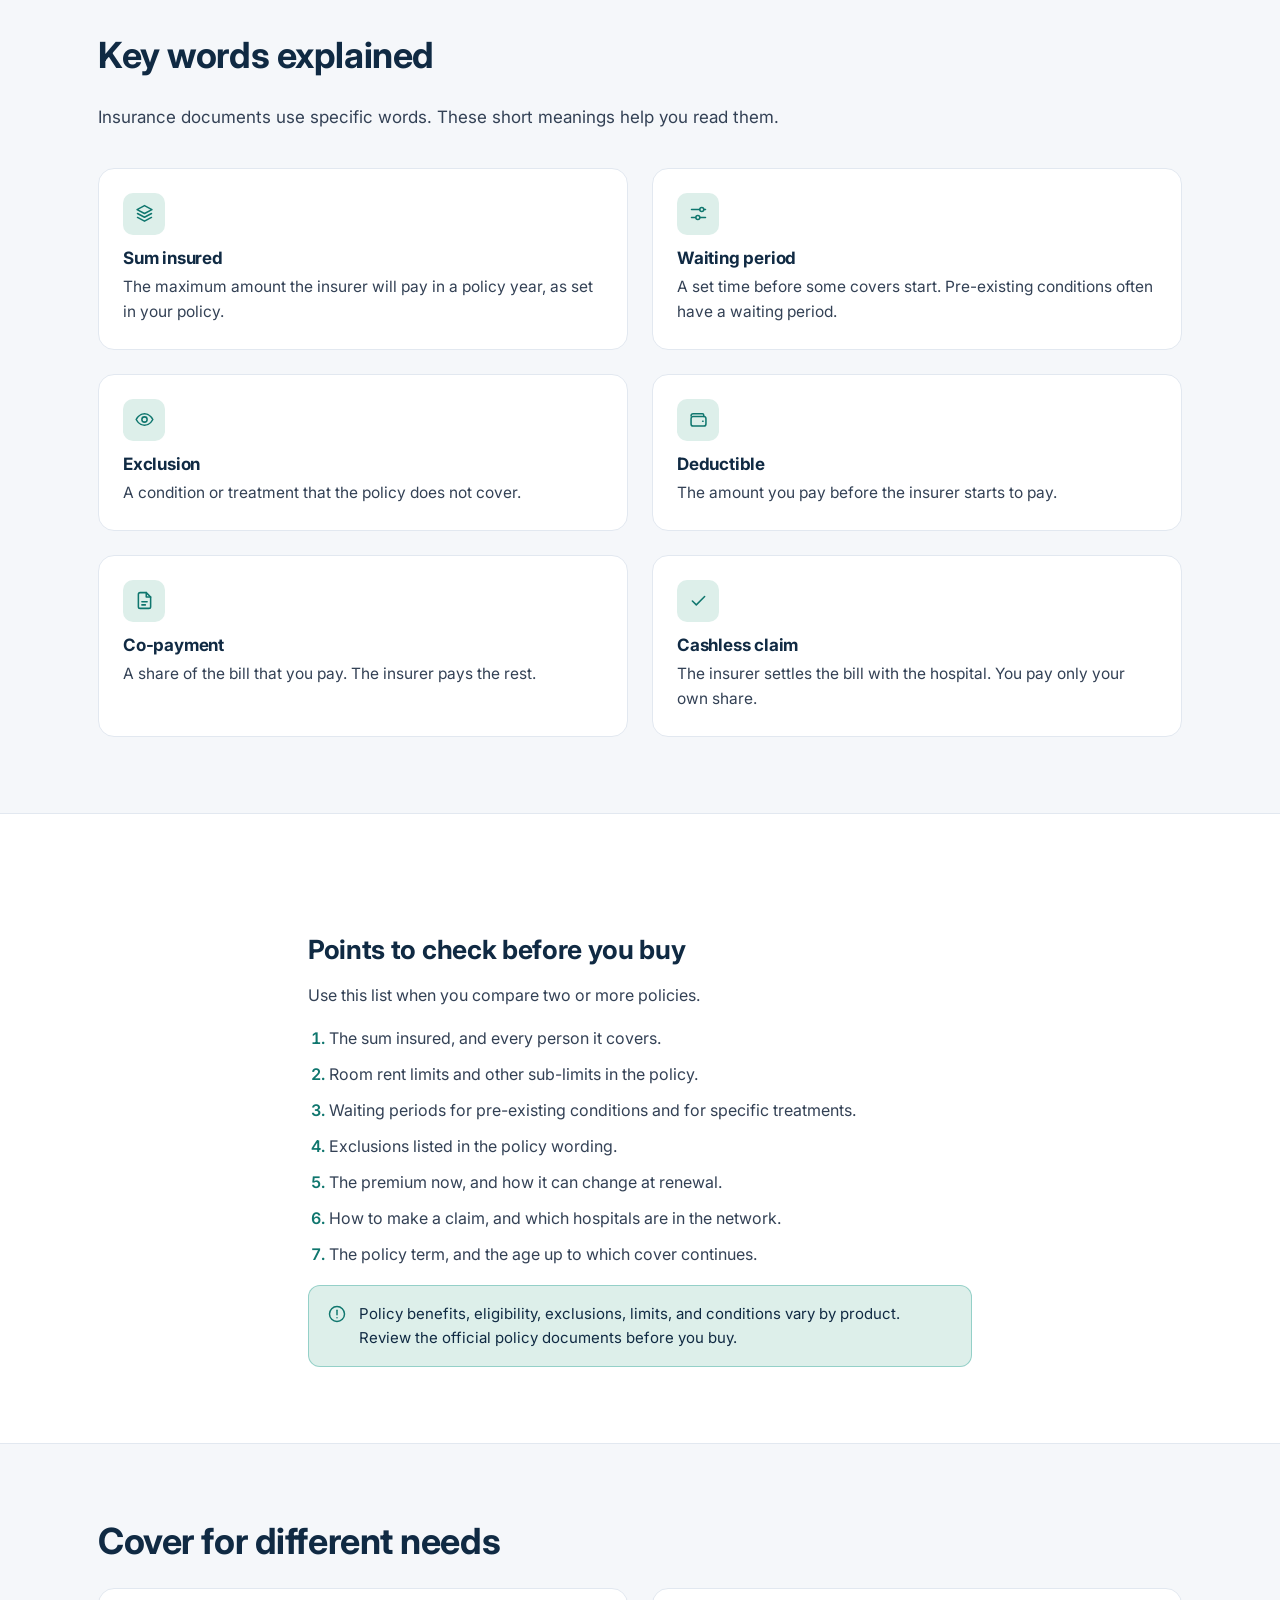
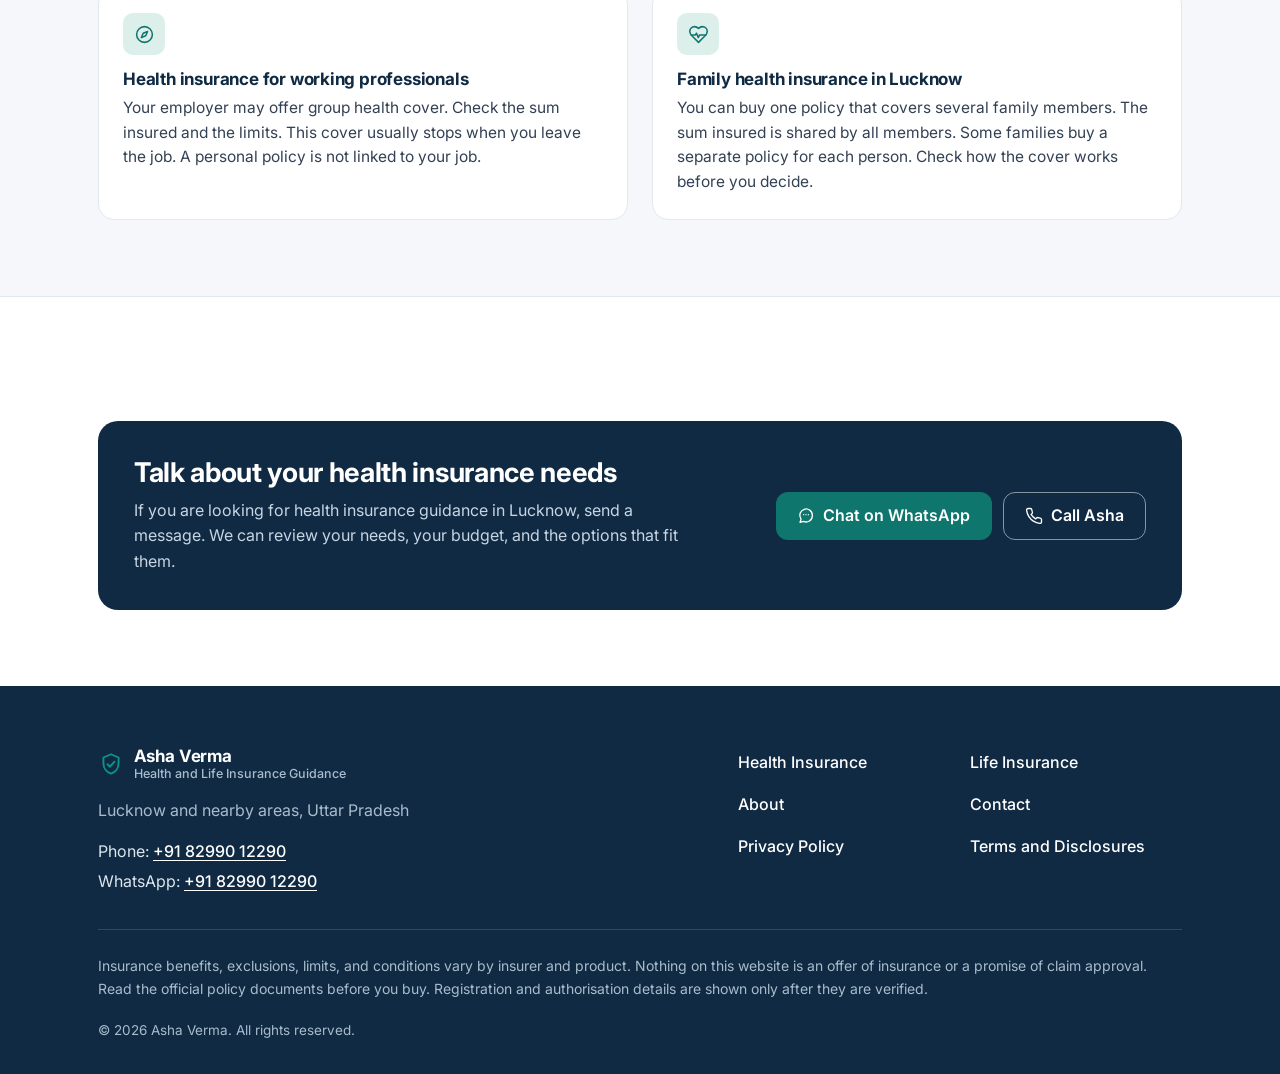
<file: health-insurance-lucknow/index.html>
<!DOCTYPE html>
<html lang="en">
<head>
<meta charset="utf-8">
<meta name="viewport" content="width=device-width, initial-scale=1">
<title>Health Insurance Guidance in Lucknow | Asha Verma</title>
<meta name="description" content="Health insurance guidance in Lucknow for families and working professionals. Understand cover, waiting periods, exclusions, and limits before you choose a policy.">
<link rel="canonical" href="https://asha-verma.vercel.app/health-insurance-lucknow/">
<meta name="robots" content="index, follow">
<meta name="theme-color" content="#102A43">
<meta property="og:type" content="website">
<meta property="og:site_name" content="Asha Verma">
<meta property="og:locale" content="en_IN">
<meta property="og:title" content="Health Insurance Guidance in Lucknow | Asha Verma">
<meta property="og:description" content="Health insurance guidance in Lucknow for families and working professionals. Understand cover, waiting periods, exclusions, and limits before you choose a policy.">
<meta property="og:url" content="https://asha-verma.vercel.app/health-insurance-lucknow/">
<meta name="twitter:card" content="summary">
<link rel="icon" href="../assets/img/favicon.svg" type="image/svg+xml">
<link rel="preconnect" href="https://fonts.googleapis.com">
<link rel="preconnect" href="https://fonts.gstatic.com" crossorigin>
<link rel="stylesheet" href="https://fonts.googleapis.com/css2?family=Inter:wght@400;500;600;700&amp;display=swap">
<link rel="stylesheet" href="../assets/css/style.css">
<noscript>
  <style>
    /* Without JavaScript the menu button cannot open, so show the links inline. */
    .nav-toggle { display: none !important; }
    .site-header__inner { flex-wrap: wrap; padding-bottom: 0.35rem; }
    .nav {
      display: block !important;
      position: static !important;
      flex: 1 1 100%;
      background: transparent !important;
      border: 0 !important;
      box-shadow: none !important;
    }
    .nav__list { display: flex; flex-wrap: wrap; gap: 0 0.25rem; }
    .nav__link {
      min-height: 42px;
      padding: 0.4rem 0.6rem;
      border-bottom: 0 !important;
      border-radius: 8px;
      font-size: 0.9375rem;
    }
  </style>
</noscript>
<script type="application/ld+json">
{
  "@context": "https://schema.org",
  "@type": "BreadcrumbList",
  "itemListElement": [
    { "@type": "ListItem", "position": 1, "name": "Home", "item": "https://asha-verma.vercel.app/" },
    { "@type": "ListItem", "position": 2, "name": "Health Insurance in Lucknow", "item": "https://asha-verma.vercel.app/health-insurance-lucknow/" }
  ]
}
</script>
<script type="application/ld+json">
{
  "@context": "https://schema.org",
  "@type": "Person",
  "name": "Asha Verma",
  "jobTitle": "Health and Life Insurance Guidance",
  "telephone": "+918299012290",
  "areaServed": "Lucknow and nearby areas, Uttar Pradesh, India",
  "url": "https://asha-verma.vercel.app/"
}
</script>
</head>
<body>

<svg class="sprite" aria-hidden="true" focusable="false" xmlns="http://www.w3.org/2000/svg">
  <symbol id="i-shield" viewBox="0 0 24 24">
    <path d="M12 3 19 6v5.2c0 4.4-2.9 8.3-7 9.6-4.1-1.3-7-5.2-7-9.6V6l7-3Z"/>
    <path d="m8.8 12.2 2.3 2.3 4.1-4.6"/>
  </symbol>
  <symbol id="i-heart" viewBox="0 0 24 24">
    <path d="M19 14c1.49-1.46 3-3.21 3-5.5A5.5 5.5 0 0 0 16.5 3c-1.76 0-3 .5-4.5 2-1.5-1.5-2.74-2-4.5-2A5.5 5.5 0 0 0 2 8.5c0 2.29 1.51 4.04 3 5.5l7 7Z"/>
    <path d="M3.5 12.5h5l1.2-2 2 5 1.5-3h7.3"/>
  </symbol>
  <symbol id="i-file" viewBox="0 0 24 24">
    <path d="M14 3H7a2 2 0 0 0-2 2v14a2 2 0 0 0 2 2h10a2 2 0 0 0 2-2V8l-5-5Z"/>
    <path d="M14 3v5h5"/>
    <path d="M9 13.5h6"/>
    <path d="M9 17h4"/>
  </symbol>
  <symbol id="i-compass" viewBox="0 0 24 24">
    <circle cx="12" cy="12" r="9"/>
    <path d="m15.5 8.5-2.1 5-5 2.1 2.1-5 5-2.1Z"/>
  </symbol>
  <symbol id="i-eye" viewBox="0 0 24 24">
    <path d="M2.5 12S6 5.5 12 5.5 21.5 12 21.5 12 18 18.5 12 18.5 2.5 12 2.5 12Z"/>
    <circle cx="12" cy="12" r="3"/>
  </symbol>
  <symbol id="i-pin" viewBox="0 0 24 24">
    <path d="M12 21s7-6.1 7-11a7 7 0 1 0-14 0c0 4.9 7 11 7 11Z"/>
    <circle cx="12" cy="10" r="2.6"/>
  </symbol>
  <symbol id="i-layers" viewBox="0 0 24 24">
    <path d="m12 3 8.5 4.5L12 12 3.5 7.5 12 3Z"/>
    <path d="m4 12 8 4.3 8-4.3"/>
    <path d="m4 16.5 8 4.3 8-4.3"/>
  </symbol>
  <symbol id="i-sliders" viewBox="0 0 24 24">
    <path d="M4 7.5h9"/>
    <path d="M18.5 7.5H20"/>
    <circle cx="15.75" cy="7.5" r="2.25"/>
    <path d="M4 16.5h4.5"/>
    <path d="M14 16.5h6"/>
    <circle cx="11.25" cy="16.5" r="2.25"/>
  </symbol>
  <symbol id="i-wallet" viewBox="0 0 24 24">
    <path d="M3.5 8A2.5 2.5 0 0 1 6 5.5h10.5A1.5 1.5 0 0 1 18 7v1.5"/>
    <rect x="3.5" y="8.5" width="17" height="11" rx="2.5"/>
    <path d="M16.75 14h.5"/>
  </symbol>
  <symbol id="i-chat" viewBox="0 0 24 24">
    <path d="M20.5 11.6a8.4 8.4 0 0 1-11.9 7.6L4 20.5l1.4-4.4A8.4 8.4 0 1 1 20.5 11.6Z"/>
    <path d="M8.8 10.2h.01"/>
    <path d="M12 10.2h.01"/>
    <path d="M15.2 10.2h.01"/>
  </symbol>
  <symbol id="i-phone" viewBox="0 0 24 24">
    <path d="M22 16.9v3a2 2 0 0 1-2.2 2 19.8 19.8 0 0 1-8.6-3.1 19.5 19.5 0 0 1-6-6A19.8 19.8 0 0 1 2.1 4.2 2 2 0 0 1 4.1 2h3a2 2 0 0 1 2 1.7c.1 1 .4 1.9.7 2.8a2 2 0 0 1-.4 2.1L8.1 9.9a16 16 0 0 0 6 6l1.3-1.3a2 2 0 0 1 2.1-.5c.9.4 1.8.6 2.8.7a2 2 0 0 1 1.7 2Z"/>
  </symbol>
  <symbol id="i-menu" viewBox="0 0 24 24">
    <path d="M4 7h16"/>
    <path d="M4 12h16"/>
    <path d="M4 17h16"/>
  </symbol>
  <symbol id="i-close" viewBox="0 0 24 24">
    <path d="m6 6 12 12"/>
    <path d="m18 6-12 12"/>
  </symbol>
  <symbol id="i-arrow" viewBox="0 0 24 24">
    <path d="M4 12h14"/>
    <path d="m13 6.5 6 5.5-6 5.5"/>
  </symbol>
  <symbol id="i-check" viewBox="0 0 24 24">
    <path d="m5 12.5 4.5 4.5L19 7.5"/>
  </symbol>
  <symbol id="i-alert" viewBox="0 0 24 24">
    <circle cx="12" cy="12" r="9"/>
    <path d="M12 7.5V13"/>
    <path d="M12 16.4h.01"/>
  </symbol>
</svg>

<a class="skip-link" href="#main">Skip to content</a>

<header class="site-header">
  <div class="container site-header__inner">
    <a class="brand" href="../">
      <svg class="ico brand__icon" aria-hidden="true"><use href="#i-shield"></use></svg>
      <span class="brand__text">
        <span class="brand__name">Asha Verma</span>
        <span class="brand__sub">Health &amp; Life Insurance</span>
      </span>
    </a>

    <button class="nav-toggle" type="button" aria-expanded="false" aria-controls="site-nav">
      <svg class="ico nav-toggle__open" aria-hidden="true"><use href="#i-menu"></use></svg>
      <svg class="ico nav-toggle__close" aria-hidden="true"><use href="#i-close"></use></svg>
      <span class="visually-hidden">Menu</span>
    </button>

    <nav class="nav" id="site-nav" aria-label="Main">
      <ul class="nav__list">
        <li><a class="nav__link" href="../">Home</a></li>
        <li><a class="nav__link is-current" href="./" aria-current="page">Health Insurance</a></li>
        <li><a class="nav__link" href="../life-insurance-lucknow/">Life Insurance</a></li>
        <li><a class="nav__link" href="../#about">About</a></li>
        <li><a class="nav__link" href="../#contact">Contact</a></li>
      </ul>
    </nav>
  </div>
</header>

<main id="main">

  <section class="page-hero">
    <div class="container page-hero__inner">
      <nav aria-label="Breadcrumb">
        <ol class="breadcrumb">
          <li><a href="../">Home</a></li>
          <li aria-hidden="true">/</li>
          <li>Health Insurance</li>
        </ol>
      </nav>
      <p class="eyebrow">Health insurance in Lucknow</p>
      <h1>Health Insurance Guidance in Lucknow</h1>
      <p class="page-hero__lead">
        Health insurance helps you pay for medical costs. This page explains what a policy can cover.
        It also explains the limits you must check. Read this before you choose a plan.
      </p>
      <div class="hero__actions">
        <a class="btn btn--primary" href="https://wa.me/918299012290?text=Hello%20Asha%2C%20I%20would%20like%20to%20understand%20health%20insurance%20options%20for%20myself%20or%20my%20family." target="_blank" rel="noopener">
          <svg class="ico" aria-hidden="true"><use href="#i-chat"></use></svg>
          Ask about Health Insurance
        </a>
        <a class="btn btn--secondary" href="../#consultation">Request a Consultation</a>
      </div>
    </div>
  </section>

  <section class="section">
    <div class="container prose">
      <h2>What health insurance does</h2>
      <p>You pay a premium to the insurer. The insurer pays the eligible cost of treatment, up to the limits in your policy.</p>
      <p>You can buy cover for yourself, for your family, or for both. The policy document lists every person who is covered.</p>
      <p>Health insurance does not pay every medical bill. It pays only the costs that your policy lists as covered costs.</p>

      <h2>What a policy can cover</h2>
      <p>Each policy is different. Most health policies cover some of the points below.</p>
      <ul>
        <li>Hospital room, nursing, and intensive care costs.</li>
        <li>Doctor and surgeon fees during a hospital stay.</li>
        <li>Day-care procedures that do not need an overnight stay.</li>
        <li>Diagnostic tests before and after hospital care.</li>
        <li>Ambulance charges, in some policies.</li>
        <li>Pre-existing conditions after a waiting period, in some policies.</li>
      </ul>

      <h3>Costs your policy may not cover</h3>
      <ul>
        <li>Medical costs above your sum insured.</li>
        <li>Treatment that starts during a waiting period.</li>
        <li>Conditions listed as exclusions in the policy document.</li>
        <li>Costs that the insurer does not accept as reasonable or required.</li>
        <li>Cosmetic treatment, in most policies.</li>
      </ul>
      <p>Read the policy wording for the exact list. The list changes from one product to another.</p>
    </div>
  </section>

  <section class="section section--alt">
    <div class="container">
      <h2 class="section__title">Key words explained</h2>
      <p class="section__lead">Insurance documents use specific words. These short meanings help you read them.</p>
      <div class="grid grid--2">
        <article class="feature">
          <span class="feature__icon" aria-hidden="true"><svg class="ico"><use href="#i-layers"></use></svg></span>
          <h3 class="feature__title">Sum insured</h3>
          <p class="feature__text">The maximum amount the insurer will pay in a policy year, as set in your policy.</p>
        </article>
        <article class="feature">
          <span class="feature__icon" aria-hidden="true"><svg class="ico"><use href="#i-sliders"></use></svg></span>
          <h3 class="feature__title">Waiting period</h3>
          <p class="feature__text">A set time before some covers start. Pre-existing conditions often have a waiting period.</p>
        </article>
        <article class="feature">
          <span class="feature__icon" aria-hidden="true"><svg class="ico"><use href="#i-eye"></use></svg></span>
          <h3 class="feature__title">Exclusion</h3>
          <p class="feature__text">A condition or treatment that the policy does not cover.</p>
        </article>
        <article class="feature">
          <span class="feature__icon" aria-hidden="true"><svg class="ico"><use href="#i-wallet"></use></svg></span>
          <h3 class="feature__title">Deductible</h3>
          <p class="feature__text">The amount you pay before the insurer starts to pay.</p>
        </article>
        <article class="feature">
          <span class="feature__icon" aria-hidden="true"><svg class="ico"><use href="#i-file"></use></svg></span>
          <h3 class="feature__title">Co-payment</h3>
          <p class="feature__text">A share of the bill that you pay. The insurer pays the rest.</p>
        </article>
        <article class="feature">
          <span class="feature__icon" aria-hidden="true"><svg class="ico"><use href="#i-check"></use></svg></span>
          <h3 class="feature__title">Cashless claim</h3>
          <p class="feature__text">The insurer settles the bill with the hospital. You pay only your own share.</p>
        </article>
      </div>
    </div>
  </section>

  <section class="section">
    <div class="container prose">
      <h2>Points to check before you buy</h2>
      <p>Use this list when you compare two or more policies.</p>
      <ol>
        <li>The sum insured, and every person it covers.</li>
        <li>Room rent limits and other sub-limits in the policy.</li>
        <li>Waiting periods for pre-existing conditions and for specific treatments.</li>
        <li>Exclusions listed in the policy wording.</li>
        <li>The premium now, and how it can change at renewal.</li>
        <li>How to make a claim, and which hospitals are in the network.</li>
        <li>The policy term, and the age up to which cover continues.</li>
      </ol>

      <div class="notice">
        <svg class="ico" aria-hidden="true"><use href="#i-alert"></use></svg>
        <span>Policy benefits, eligibility, exclusions, limits, and conditions vary by product. Review the official policy documents before you buy.</span>
      </div>
    </div>
  </section>

  <section class="section section--alt">
    <div class="container">
      <h2 class="section__title">Cover for different needs</h2>
      <div class="grid grid--2">
        <article class="feature">
          <span class="feature__icon" aria-hidden="true"><svg class="ico"><use href="#i-compass"></use></svg></span>
          <h3 class="feature__title">Health insurance for working professionals</h3>
          <p class="feature__text">
            Your employer may offer group health cover. Check the sum insured and the limits.
            This cover usually stops when you leave the job. A personal policy is not linked to your job.
          </p>
        </article>
        <article class="feature">
          <span class="feature__icon" aria-hidden="true"><svg class="ico"><use href="#i-heart"></use></svg></span>
          <h3 class="feature__title">Family health insurance in Lucknow</h3>
          <p class="feature__text">
            You can buy one policy that covers several family members. The sum insured is shared by all members.
            Some families buy a separate policy for each person. Check how the cover works before you decide.
          </p>
        </article>
      </div>
    </div>
  </section>

  <section class="section">
    <div class="container">
      <div class="cta-band">
        <div>
          <h2>Talk about your health insurance needs</h2>
          <p>
            If you are looking for health insurance guidance in Lucknow, send a message.
            We can review your needs, your budget, and the options that fit them.
          </p>
        </div>
        <div class="cta-band__actions">
          <a class="btn btn--primary" href="https://wa.me/918299012290?text=Hello%20Asha%2C%20I%20would%20like%20to%20understand%20health%20insurance%20options%20for%20myself%20or%20my%20family." target="_blank" rel="noopener">
            <svg class="ico" aria-hidden="true"><use href="#i-chat"></use></svg>
            Chat on WhatsApp
          </a>
          <a class="btn btn--on-dark" href="tel:+918299012290">
            <svg class="ico" aria-hidden="true"><use href="#i-phone"></use></svg>
            Call Asha
          </a>
        </div>
      </div>
    </div>
  </section>
</main>

<footer class="site-footer">
  <div class="container">
    <div class="site-footer__grid">
      <div class="site-footer__brand">
        <p class="brand brand--footer">
          <svg class="ico brand__icon" aria-hidden="true"><use href="#i-shield"></use></svg>
          <span class="brand__text">
            <span class="brand__name">Asha Verma</span>
            <span class="brand__sub">Health and Life Insurance Guidance</span>
          </span>
        </p>
        <p class="site-footer__area">Lucknow and nearby areas, Uttar Pradesh</p>
        <p class="site-footer__contact">
          Phone: <a href="tel:+918299012290">+91 82990 12290</a><br>
          WhatsApp: <a href="https://wa.me/918299012290" target="_blank" rel="noopener">+91 82990 12290</a>
        </p>
      </div>

      <nav class="site-footer__nav" aria-label="Footer">
        <ul>
          <li><a href="./">Health Insurance</a></li>
          <li><a href="../life-insurance-lucknow/">Life Insurance</a></li>
          <li><a href="../#about">About</a></li>
          <li><a href="../#contact">Contact</a></li>
          <li><a href="../privacy-policy/">Privacy Policy</a></li>
          <li><a href="../terms-disclosures/">Terms and Disclosures</a></li>
        </ul>
      </nav>
    </div>

    <p class="site-footer__disclosure">
      Insurance benefits, exclusions, limits, and conditions vary by insurer and product. Nothing on this website is an offer of insurance
      or a promise of claim approval. Read the official policy documents before you buy.
      Registration and authorisation details are shown only after they are verified.
    </p>

    <p class="site-footer__copy">&copy; 2026 Asha Verma. All rights reserved.</p>
  </div>
</footer>

<div class="contact-bar" role="region" aria-label="Quick contact">
  <a class="btn btn--primary contact-bar__btn" href="https://wa.me/918299012290?text=Hello%20Asha%2C%20I%20visited%20your%20website%20and%20would%20like%20to%20understand%20my%20health%20or%20life%20insurance%20options.%20Could%20you%20please%20guide%20me%3F" target="_blank" rel="noopener" aria-label="Chat with Asha on WhatsApp">
    <svg class="ico" aria-hidden="true"><use href="#i-chat"></use></svg>
    <span>WhatsApp</span>
  </a>
  <a class="btn btn--secondary contact-bar__btn" href="tel:+918299012290" aria-label="Call Asha Verma on +91 82990 12290">
    <svg class="ico" aria-hidden="true"><use href="#i-phone"></use></svg>
    <span>Call</span>
  </a>
</div>

<script src="../assets/js/main.js" defer></script>
</body>
</html>
</file>
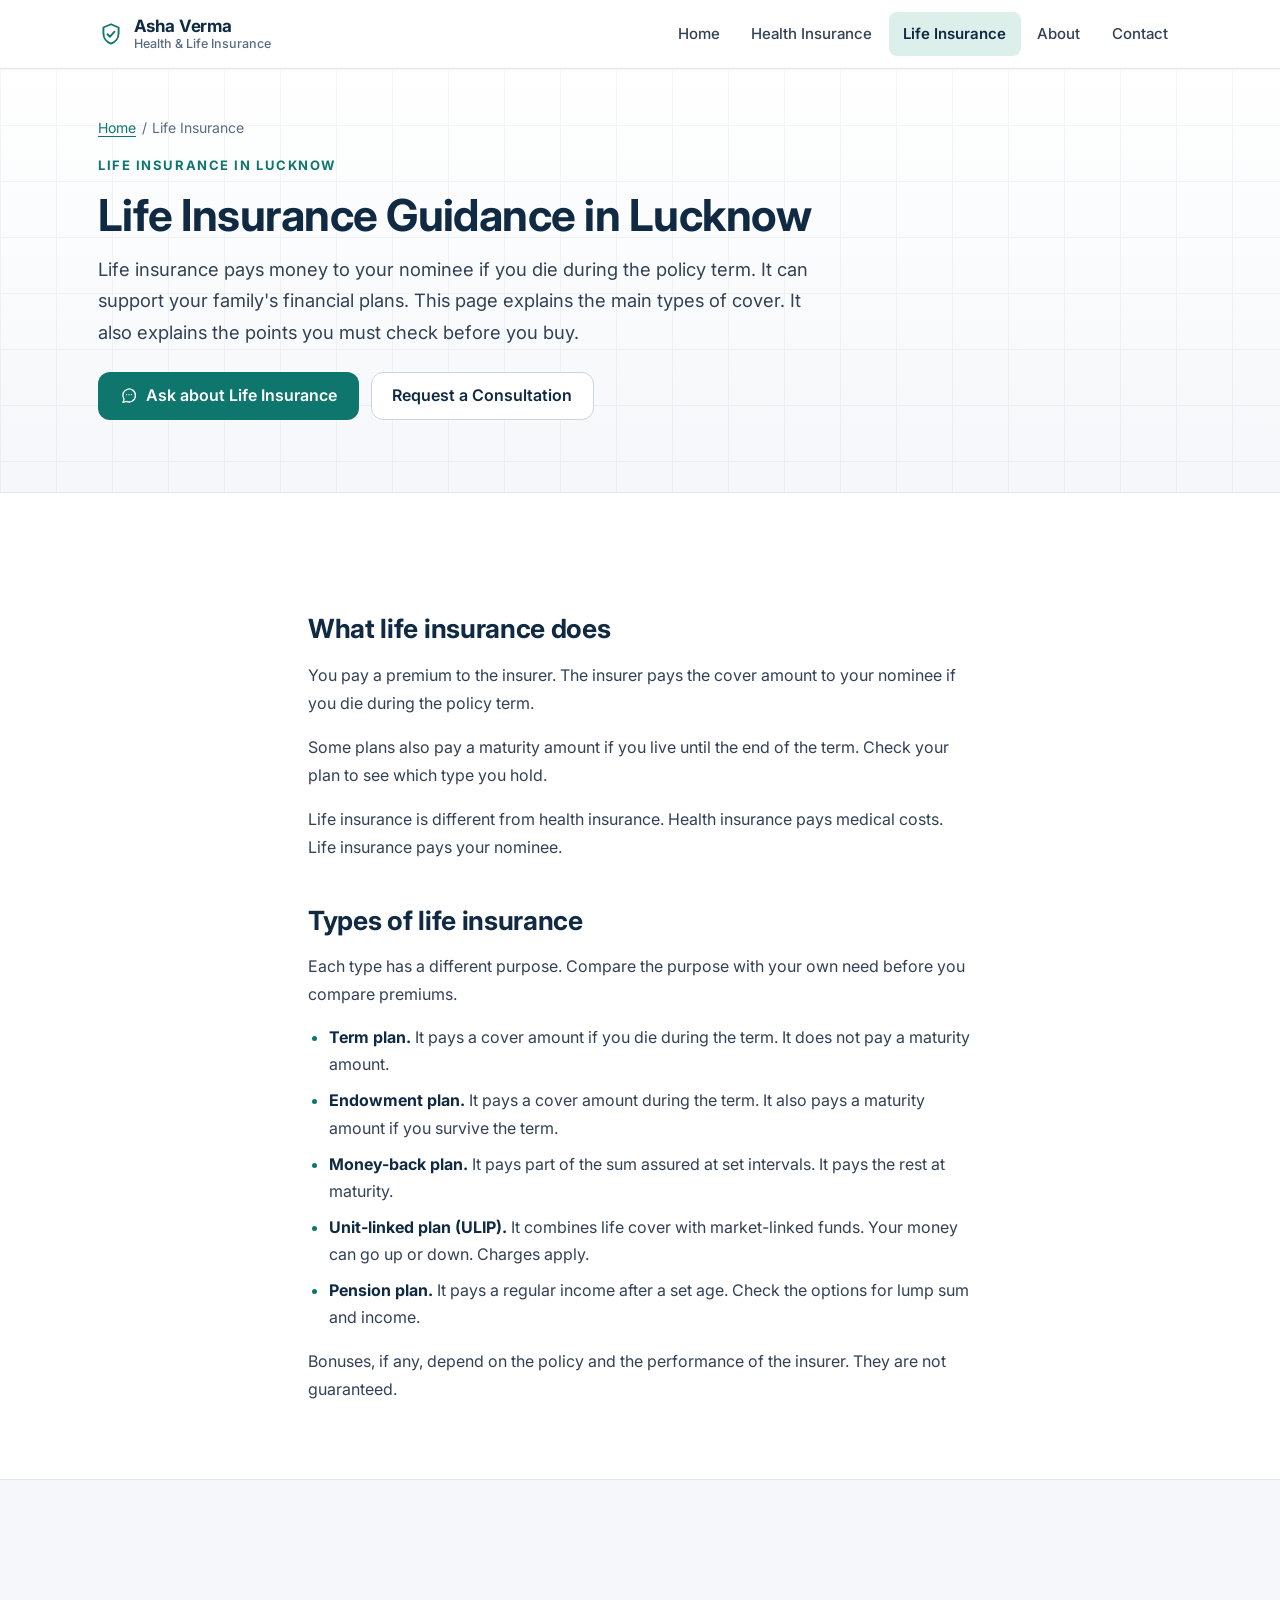
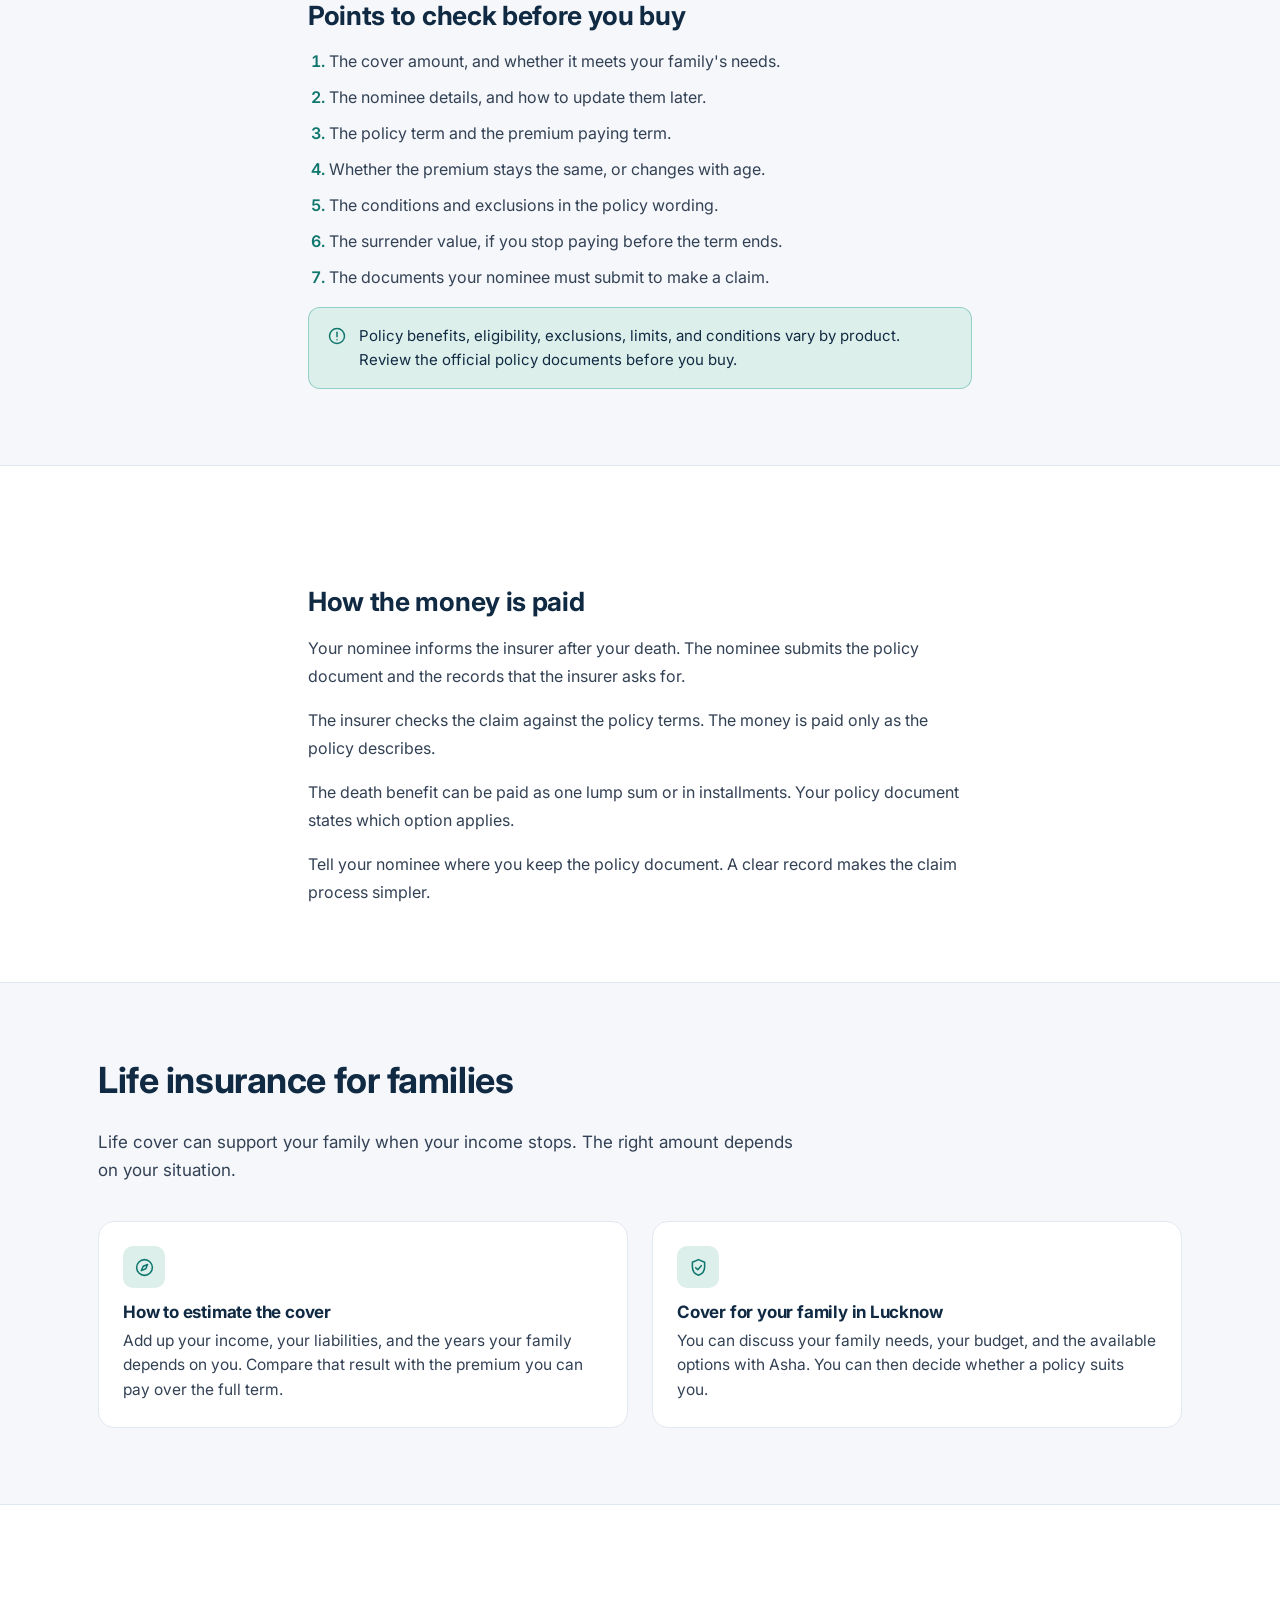
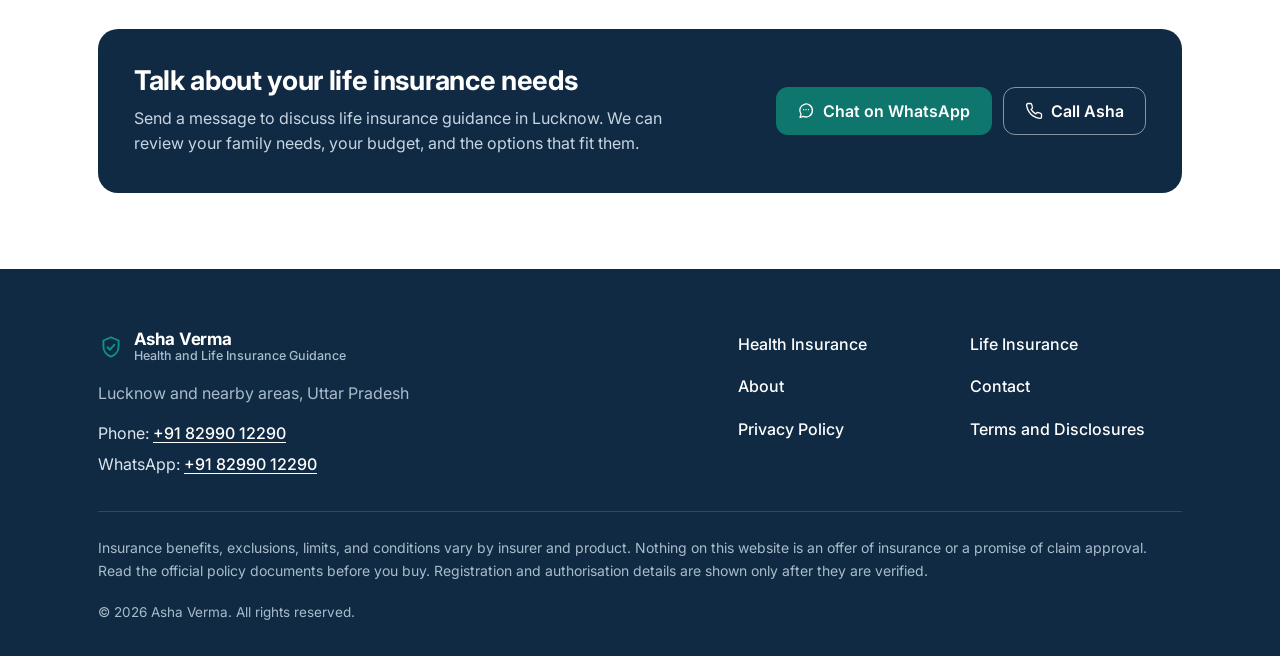
<file: life-insurance-lucknow/index.html>
<!DOCTYPE html>
<html lang="en">
<head>
<meta charset="utf-8">
<meta name="viewport" content="width=device-width, initial-scale=1">
<title>Life Insurance Guidance in Lucknow | Asha Verma</title>
<meta name="description" content="Life insurance guidance in Lucknow for families. Understand term plans, maturity benefits, nominee details, and policy conditions before you choose.">
<link rel="canonical" href="https://asha-verma.vercel.app/life-insurance-lucknow/">
<meta name="robots" content="index, follow">
<meta name="theme-color" content="#102A43">
<meta property="og:type" content="website">
<meta property="og:site_name" content="Asha Verma">
<meta property="og:locale" content="en_IN">
<meta property="og:title" content="Life Insurance Guidance in Lucknow | Asha Verma">
<meta property="og:description" content="Life insurance guidance in Lucknow for families. Understand term plans, maturity benefits, nominee details, and policy conditions before you choose.">
<meta property="og:url" content="https://asha-verma.vercel.app/life-insurance-lucknow/">
<meta name="twitter:card" content="summary">
<link rel="icon" href="../assets/img/favicon.svg" type="image/svg+xml">
<link rel="preconnect" href="https://fonts.googleapis.com">
<link rel="preconnect" href="https://fonts.gstatic.com" crossorigin>
<link rel="stylesheet" href="https://fonts.googleapis.com/css2?family=Inter:wght@400;500;600;700&amp;display=swap">
<link rel="stylesheet" href="../assets/css/style.css">
<noscript>
  <style>
    /* Without JavaScript the menu button cannot open, so show the links inline. */
    .nav-toggle { display: none !important; }
    .site-header__inner { flex-wrap: wrap; padding-bottom: 0.35rem; }
    .nav {
      display: block !important;
      position: static !important;
      flex: 1 1 100%;
      background: transparent !important;
      border: 0 !important;
      box-shadow: none !important;
    }
    .nav__list { display: flex; flex-wrap: wrap; gap: 0 0.25rem; }
    .nav__link {
      min-height: 42px;
      padding: 0.4rem 0.6rem;
      border-bottom: 0 !important;
      border-radius: 8px;
      font-size: 0.9375rem;
    }
  </style>
</noscript>
<script type="application/ld+json">
{
  "@context": "https://schema.org",
  "@type": "BreadcrumbList",
  "itemListElement": [
    { "@type": "ListItem", "position": 1, "name": "Home", "item": "https://asha-verma.vercel.app/" },
    { "@type": "ListItem", "position": 2, "name": "Life Insurance in Lucknow", "item": "https://asha-verma.vercel.app/life-insurance-lucknow/" }
  ]
}
</script>
<script type="application/ld+json">
{
  "@context": "https://schema.org",
  "@type": "Person",
  "name": "Asha Verma",
  "jobTitle": "Health and Life Insurance Guidance",
  "telephone": "+918299012290",
  "areaServed": "Lucknow and nearby areas, Uttar Pradesh, India",
  "url": "https://asha-verma.vercel.app/"
}
</script>
</head>
<body>

<svg class="sprite" aria-hidden="true" focusable="false" xmlns="http://www.w3.org/2000/svg">
  <symbol id="i-shield" viewBox="0 0 24 24">
    <path d="M12 3 19 6v5.2c0 4.4-2.9 8.3-7 9.6-4.1-1.3-7-5.2-7-9.6V6l7-3Z"/>
    <path d="m8.8 12.2 2.3 2.3 4.1-4.6"/>
  </symbol>
  <symbol id="i-heart" viewBox="0 0 24 24">
    <path d="M19 14c1.49-1.46 3-3.21 3-5.5A5.5 5.5 0 0 0 16.5 3c-1.76 0-3 .5-4.5 2-1.5-1.5-2.74-2-4.5-2A5.5 5.5 0 0 0 2 8.5c0 2.29 1.51 4.04 3 5.5l7 7Z"/>
    <path d="M3.5 12.5h5l1.2-2 2 5 1.5-3h7.3"/>
  </symbol>
  <symbol id="i-file" viewBox="0 0 24 24">
    <path d="M14 3H7a2 2 0 0 0-2 2v14a2 2 0 0 0 2 2h10a2 2 0 0 0 2-2V8l-5-5Z"/>
    <path d="M14 3v5h5"/>
    <path d="M9 13.5h6"/>
    <path d="M9 17h4"/>
  </symbol>
  <symbol id="i-compass" viewBox="0 0 24 24">
    <circle cx="12" cy="12" r="9"/>
    <path d="m15.5 8.5-2.1 5-5 2.1 2.1-5 5-2.1Z"/>
  </symbol>
  <symbol id="i-eye" viewBox="0 0 24 24">
    <path d="M2.5 12S6 5.5 12 5.5 21.5 12 21.5 12 18 18.5 12 18.5 2.5 12 2.5 12Z"/>
    <circle cx="12" cy="12" r="3"/>
  </symbol>
  <symbol id="i-pin" viewBox="0 0 24 24">
    <path d="M12 21s7-6.1 7-11a7 7 0 1 0-14 0c0 4.9 7 11 7 11Z"/>
    <circle cx="12" cy="10" r="2.6"/>
  </symbol>
  <symbol id="i-layers" viewBox="0 0 24 24">
    <path d="m12 3 8.5 4.5L12 12 3.5 7.5 12 3Z"/>
    <path d="m4 12 8 4.3 8-4.3"/>
    <path d="m4 16.5 8 4.3 8-4.3"/>
  </symbol>
  <symbol id="i-sliders" viewBox="0 0 24 24">
    <path d="M4 7.5h9"/>
    <path d="M18.5 7.5H20"/>
    <circle cx="15.75" cy="7.5" r="2.25"/>
    <path d="M4 16.5h4.5"/>
    <path d="M14 16.5h6"/>
    <circle cx="11.25" cy="16.5" r="2.25"/>
  </symbol>
  <symbol id="i-wallet" viewBox="0 0 24 24">
    <path d="M3.5 8A2.5 2.5 0 0 1 6 5.5h10.5A1.5 1.5 0 0 1 18 7v1.5"/>
    <rect x="3.5" y="8.5" width="17" height="11" rx="2.5"/>
    <path d="M16.75 14h.5"/>
  </symbol>
  <symbol id="i-chat" viewBox="0 0 24 24">
    <path d="M20.5 11.6a8.4 8.4 0 0 1-11.9 7.6L4 20.5l1.4-4.4A8.4 8.4 0 1 1 20.5 11.6Z"/>
    <path d="M8.8 10.2h.01"/>
    <path d="M12 10.2h.01"/>
    <path d="M15.2 10.2h.01"/>
  </symbol>
  <symbol id="i-phone" viewBox="0 0 24 24">
    <path d="M22 16.9v3a2 2 0 0 1-2.2 2 19.8 19.8 0 0 1-8.6-3.1 19.5 19.5 0 0 1-6-6A19.8 19.8 0 0 1 2.1 4.2 2 2 0 0 1 4.1 2h3a2 2 0 0 1 2 1.7c.1 1 .4 1.9.7 2.8a2 2 0 0 1-.4 2.1L8.1 9.9a16 16 0 0 0 6 6l1.3-1.3a2 2 0 0 1 2.1-.5c.9.4 1.8.6 2.8.7a2 2 0 0 1 1.7 2Z"/>
  </symbol>
  <symbol id="i-menu" viewBox="0 0 24 24">
    <path d="M4 7h16"/>
    <path d="M4 12h16"/>
    <path d="M4 17h16"/>
  </symbol>
  <symbol id="i-close" viewBox="0 0 24 24">
    <path d="m6 6 12 12"/>
    <path d="m18 6-12 12"/>
  </symbol>
  <symbol id="i-arrow" viewBox="0 0 24 24">
    <path d="M4 12h14"/>
    <path d="m13 6.5 6 5.5-6 5.5"/>
  </symbol>
  <symbol id="i-check" viewBox="0 0 24 24">
    <path d="m5 12.5 4.5 4.5L19 7.5"/>
  </symbol>
  <symbol id="i-alert" viewBox="0 0 24 24">
    <circle cx="12" cy="12" r="9"/>
    <path d="M12 7.5V13"/>
    <path d="M12 16.4h.01"/>
  </symbol>
</svg>

<a class="skip-link" href="#main">Skip to content</a>

<header class="site-header">
  <div class="container site-header__inner">
    <a class="brand" href="../">
      <svg class="ico brand__icon" aria-hidden="true"><use href="#i-shield"></use></svg>
      <span class="brand__text">
        <span class="brand__name">Asha Verma</span>
        <span class="brand__sub">Health &amp; Life Insurance</span>
      </span>
    </a>

    <button class="nav-toggle" type="button" aria-expanded="false" aria-controls="site-nav">
      <svg class="ico nav-toggle__open" aria-hidden="true"><use href="#i-menu"></use></svg>
      <svg class="ico nav-toggle__close" aria-hidden="true"><use href="#i-close"></use></svg>
      <span class="visually-hidden">Menu</span>
    </button>

    <nav class="nav" id="site-nav" aria-label="Main">
      <ul class="nav__list">
        <li><a class="nav__link" href="../">Home</a></li>
        <li><a class="nav__link" href="../health-insurance-lucknow/">Health Insurance</a></li>
        <li><a class="nav__link is-current" href="./" aria-current="page">Life Insurance</a></li>
        <li><a class="nav__link" href="../#about">About</a></li>
        <li><a class="nav__link" href="../#contact">Contact</a></li>
      </ul>
    </nav>
  </div>
</header>

<main id="main">

  <section class="page-hero">
    <div class="container page-hero__inner">
      <nav aria-label="Breadcrumb">
        <ol class="breadcrumb">
          <li><a href="../">Home</a></li>
          <li aria-hidden="true">/</li>
          <li>Life Insurance</li>
        </ol>
      </nav>
      <p class="eyebrow">Life insurance in Lucknow</p>
      <h1>Life Insurance Guidance in Lucknow</h1>
      <p class="page-hero__lead">
        Life insurance pays money to your nominee if you die during the policy term.
        It can support your family's financial plans. This page explains the main types of cover.
        It also explains the points you must check before you buy.
      </p>
      <div class="hero__actions">
        <a class="btn btn--primary" href="https://wa.me/918299012290?text=Hello%20Asha%2C%20I%20would%20like%20to%20understand%20life%20insurance%20options%20for%20my%20family." target="_blank" rel="noopener">
          <svg class="ico" aria-hidden="true"><use href="#i-chat"></use></svg>
          Ask about Life Insurance
        </a>
        <a class="btn btn--secondary" href="../#consultation">Request a Consultation</a>
      </div>
    </div>
  </section>

  <section class="section">
    <div class="container prose">
      <h2>What life insurance does</h2>
      <p>You pay a premium to the insurer. The insurer pays the cover amount to your nominee if you die during the policy term.</p>
      <p>Some plans also pay a maturity amount if you live until the end of the term. Check your plan to see which type you hold.</p>
      <p>Life insurance is different from health insurance. Health insurance pays medical costs. Life insurance pays your nominee.</p>

      <h2>Types of life insurance</h2>
      <p>Each type has a different purpose. Compare the purpose with your own need before you compare premiums.</p>
      <ul>
        <li><strong>Term plan.</strong> It pays a cover amount if you die during the term. It does not pay a maturity amount.</li>
        <li><strong>Endowment plan.</strong> It pays a cover amount during the term. It also pays a maturity amount if you survive the term.</li>
        <li><strong>Money-back plan.</strong> It pays part of the sum assured at set intervals. It pays the rest at maturity.</li>
        <li><strong>Unit-linked plan (ULIP).</strong> It combines life cover with market-linked funds. Your money can go up or down. Charges apply.</li>
        <li><strong>Pension plan.</strong> It pays a regular income after a set age. Check the options for lump sum and income.</li>
      </ul>
      <p>Bonuses, if any, depend on the policy and the performance of the insurer. They are not guaranteed.</p>
    </div>
  </section>

  <section class="section section--alt">
    <div class="container prose">
      <h2>Points to check before you buy</h2>
      <ol>
        <li>The cover amount, and whether it meets your family's needs.</li>
        <li>The nominee details, and how to update them later.</li>
        <li>The policy term and the premium paying term.</li>
        <li>Whether the premium stays the same, or changes with age.</li>
        <li>The conditions and exclusions in the policy wording.</li>
        <li>The surrender value, if you stop paying before the term ends.</li>
        <li>The documents your nominee must submit to make a claim.</li>
      </ol>

      <div class="notice">
        <svg class="ico" aria-hidden="true"><use href="#i-alert"></use></svg>
        <span>Policy benefits, eligibility, exclusions, limits, and conditions vary by product. Review the official policy documents before you buy.</span>
      </div>
    </div>
  </section>

  <section class="section">
    <div class="container prose">
      <h2>How the money is paid</h2>
      <p>Your nominee informs the insurer after your death. The nominee submits the policy document and the records that the insurer asks for.</p>
      <p>The insurer checks the claim against the policy terms. The money is paid only as the policy describes.</p>
      <p>The death benefit can be paid as one lump sum or in installments. Your policy document states which option applies.</p>
      <p>Tell your nominee where you keep the policy document. A clear record makes the claim process simpler.</p>
    </div>
  </section>

  <section class="section section--alt">
    <div class="container">
      <h2 class="section__title">Life insurance for families</h2>
      <p class="section__lead">Life cover can support your family when your income stops. The right amount depends on your situation.</p>
      <div class="grid grid--2">
        <article class="feature">
          <span class="feature__icon" aria-hidden="true"><svg class="ico"><use href="#i-compass"></use></svg></span>
          <h3 class="feature__title">How to estimate the cover</h3>
          <p class="feature__text">
            Add up your income, your liabilities, and the years your family depends on you.
            Compare that result with the premium you can pay over the full term.
          </p>
        </article>
        <article class="feature">
          <span class="feature__icon" aria-hidden="true"><svg class="ico"><use href="#i-shield"></use></svg></span>
          <h3 class="feature__title">Cover for your family in Lucknow</h3>
          <p class="feature__text">
            You can discuss your family needs, your budget, and the available options with Asha.
            You can then decide whether a policy suits you.
          </p>
        </article>
      </div>
    </div>
  </section>

  <section class="section">
    <div class="container">
      <div class="cta-band">
        <div>
          <h2>Talk about your life insurance needs</h2>
          <p>
            Send a message to discuss life insurance guidance in Lucknow.
            We can review your family needs, your budget, and the options that fit them.
          </p>
        </div>
        <div class="cta-band__actions">
          <a class="btn btn--primary" href="https://wa.me/918299012290?text=Hello%20Asha%2C%20I%20would%20like%20to%20understand%20life%20insurance%20options%20for%20my%20family." target="_blank" rel="noopener">
            <svg class="ico" aria-hidden="true"><use href="#i-chat"></use></svg>
            Chat on WhatsApp
          </a>
          <a class="btn btn--on-dark" href="tel:+918299012290">
            <svg class="ico" aria-hidden="true"><use href="#i-phone"></use></svg>
            Call Asha
          </a>
        </div>
      </div>
    </div>
  </section>
</main>

<footer class="site-footer">
  <div class="container">
    <div class="site-footer__grid">
      <div class="site-footer__brand">
        <p class="brand brand--footer">
          <svg class="ico brand__icon" aria-hidden="true"><use href="#i-shield"></use></svg>
          <span class="brand__text">
            <span class="brand__name">Asha Verma</span>
            <span class="brand__sub">Health and Life Insurance Guidance</span>
          </span>
        </p>
        <p class="site-footer__area">Lucknow and nearby areas, Uttar Pradesh</p>
        <p class="site-footer__contact">
          Phone: <a href="tel:+918299012290">+91 82990 12290</a><br>
          WhatsApp: <a href="https://wa.me/918299012290" target="_blank" rel="noopener">+91 82990 12290</a>
        </p>
      </div>

      <nav class="site-footer__nav" aria-label="Footer">
        <ul>
          <li><a href="../health-insurance-lucknow/">Health Insurance</a></li>
          <li><a href="./">Life Insurance</a></li>
          <li><a href="../#about">About</a></li>
          <li><a href="../#contact">Contact</a></li>
          <li><a href="../privacy-policy/">Privacy Policy</a></li>
          <li><a href="../terms-disclosures/">Terms and Disclosures</a></li>
        </ul>
      </nav>
    </div>

    <p class="site-footer__disclosure">
      Insurance benefits, exclusions, limits, and conditions vary by insurer and product. Nothing on this website is an offer of insurance
      or a promise of claim approval. Read the official policy documents before you buy.
      Registration and authorisation details are shown only after they are verified.
    </p>

    <p class="site-footer__copy">&copy; 2026 Asha Verma. All rights reserved.</p>
  </div>
</footer>

<div class="contact-bar" role="region" aria-label="Quick contact">
  <a class="btn btn--primary contact-bar__btn" href="https://wa.me/918299012290?text=Hello%20Asha%2C%20I%20visited%20your%20website%20and%20would%20like%20to%20understand%20my%20health%20or%20life%20insurance%20options.%20Could%20you%20please%20guide%20me%3F" target="_blank" rel="noopener" aria-label="Chat with Asha on WhatsApp">
    <svg class="ico" aria-hidden="true"><use href="#i-chat"></use></svg>
    <span>WhatsApp</span>
  </a>
  <a class="btn btn--secondary contact-bar__btn" href="tel:+918299012290" aria-label="Call Asha Verma on +91 82990 12290">
    <svg class="ico" aria-hidden="true"><use href="#i-phone"></use></svg>
    <span>Call</span>
  </a>
</div>

<script src="../assets/js/main.js" defer></script>
</body>
</html>
</file>
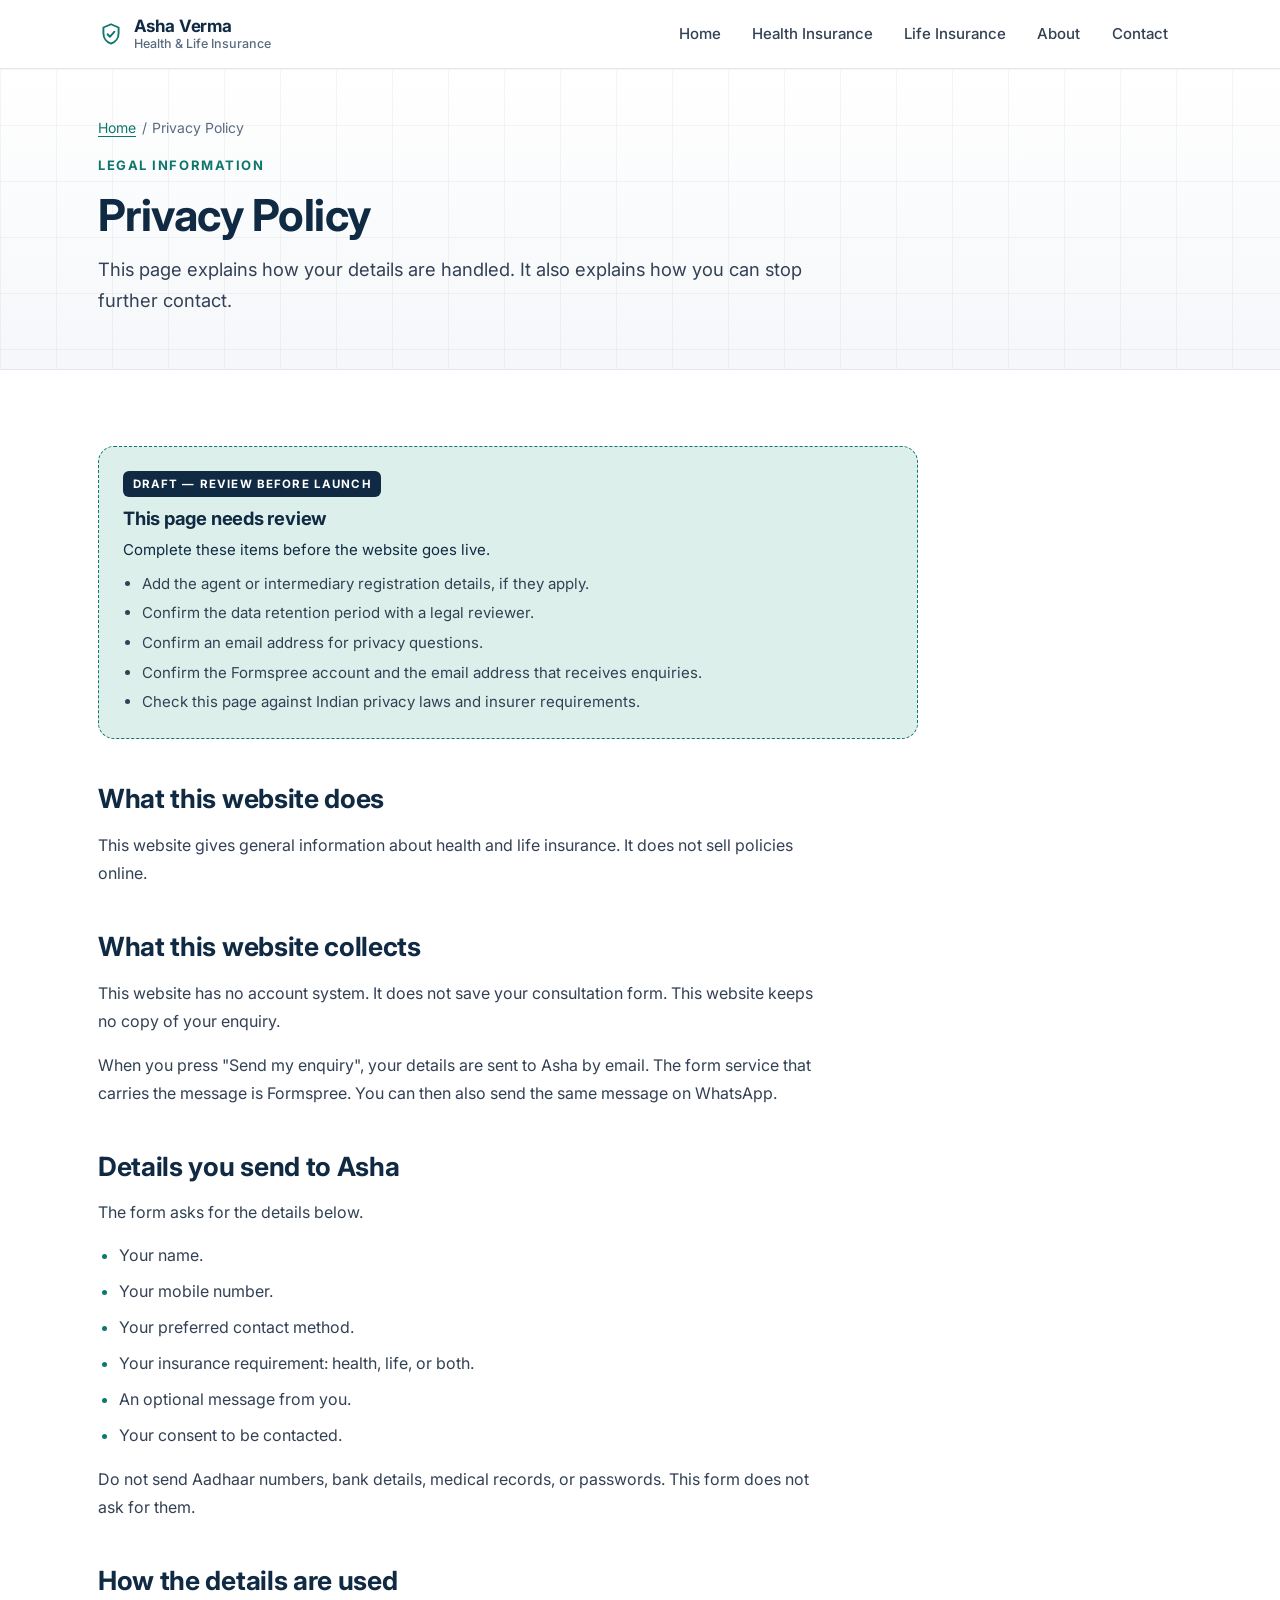
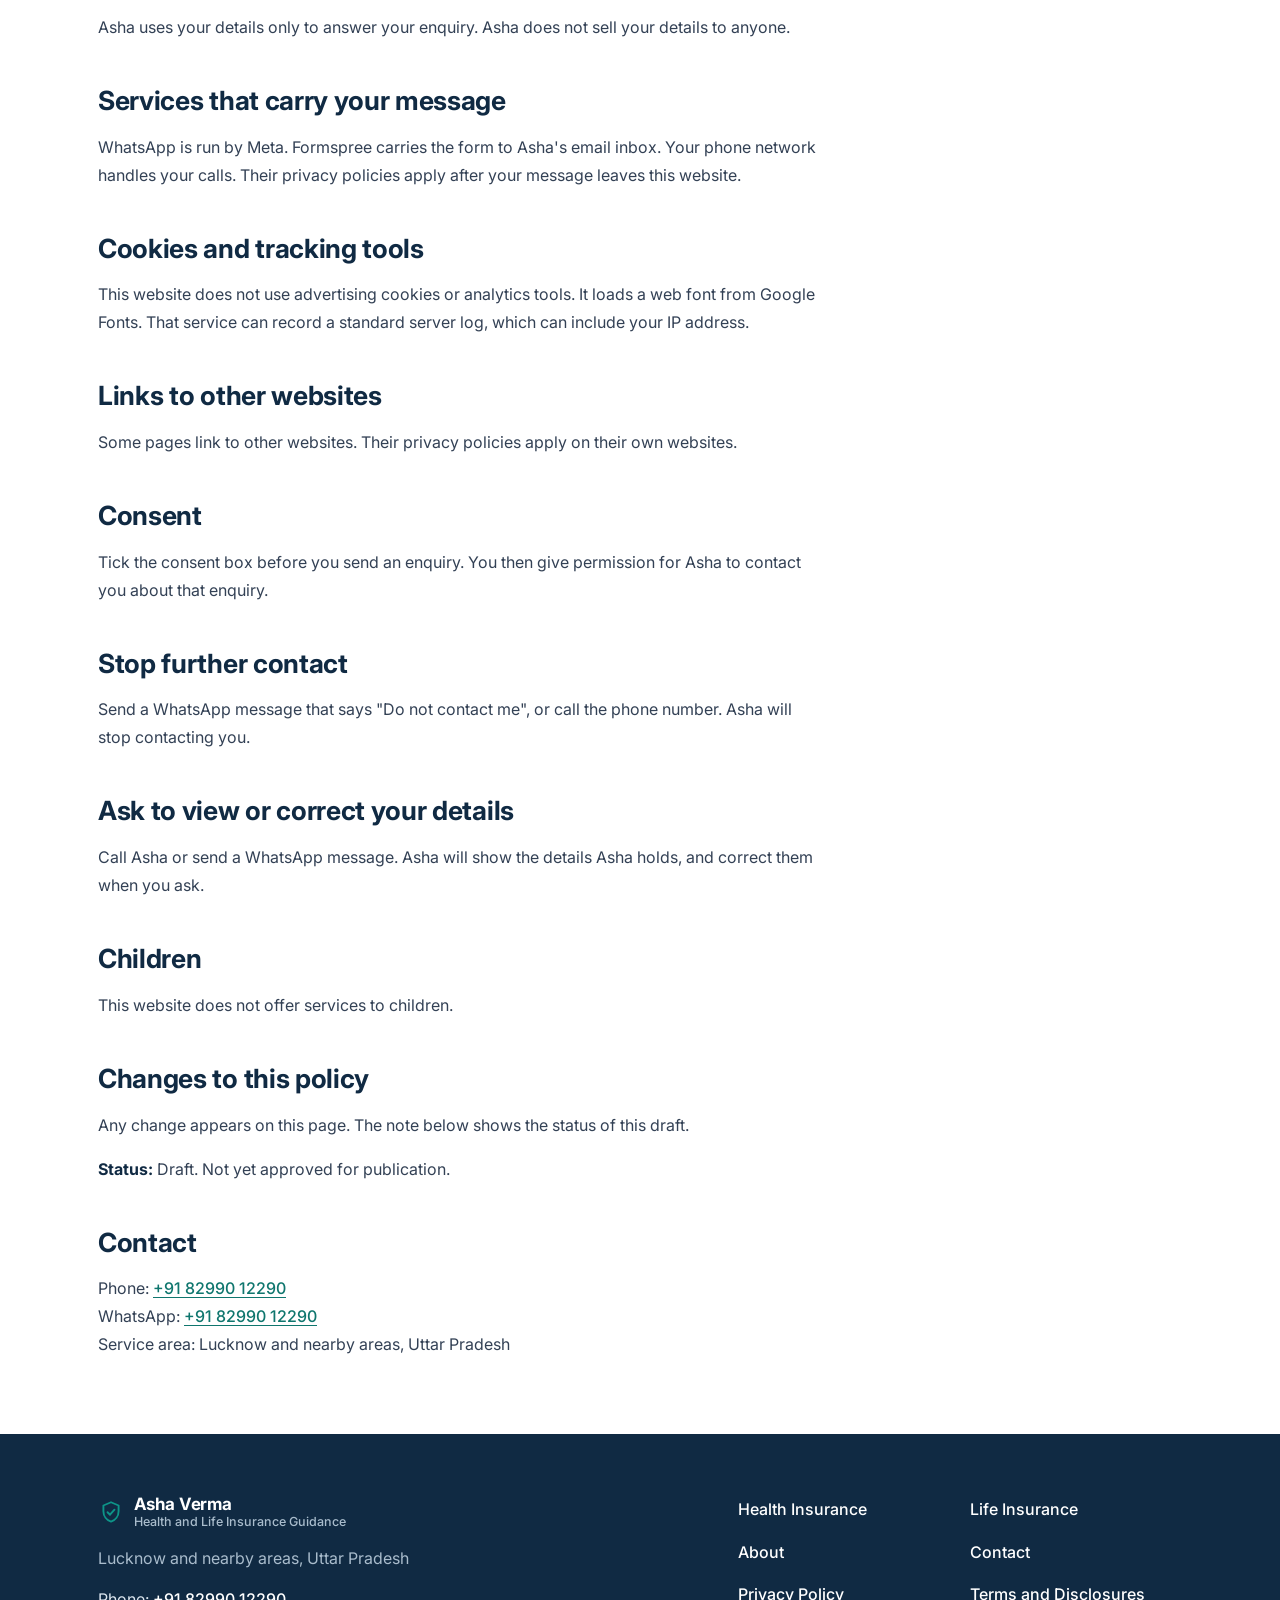
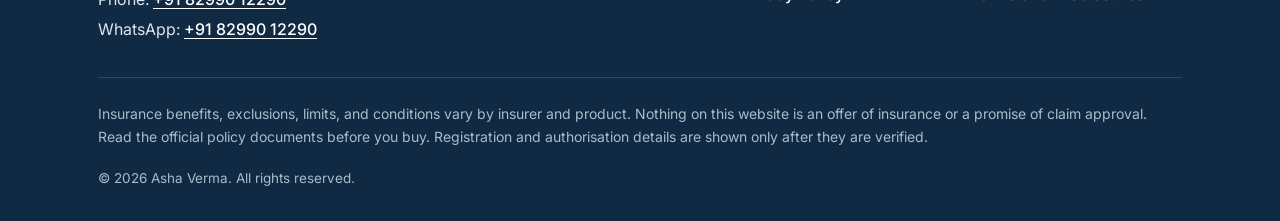
<file: privacy-policy/index.html>
<!DOCTYPE html>
<html lang="en">
<head>
<meta charset="utf-8">
<meta name="viewport" content="width=device-width, initial-scale=1">
<title>Privacy Policy | Asha Verma, Lucknow</title>
<meta name="description" content="How this website handles your details. Read what is collected, how it is used, and how to stop further contact.">
<link rel="canonical" href="https://asha-verma.vercel.app/privacy-policy/">
<meta name="robots" content="index, follow">
<meta name="theme-color" content="#102A43">
<meta property="og:type" content="website">
<meta property="og:site_name" content="Asha Verma">
<meta property="og:locale" content="en_IN">
<meta property="og:title" content="Privacy Policy | Asha Verma, Lucknow">
<meta property="og:description" content="How this website handles your details. Read what is collected, how it is used, and how to stop further contact.">
<meta property="og:url" content="https://asha-verma.vercel.app/privacy-policy/">
<meta name="twitter:card" content="summary">
<link rel="icon" href="../assets/img/favicon.svg" type="image/svg+xml">
<link rel="preconnect" href="https://fonts.googleapis.com">
<link rel="preconnect" href="https://fonts.gstatic.com" crossorigin>
<link rel="stylesheet" href="https://fonts.googleapis.com/css2?family=Inter:wght@400;500;600;700&amp;display=swap">
<link rel="stylesheet" href="../assets/css/style.css">
<noscript>
  <style>
    /* Without JavaScript the menu button cannot open, so show the links inline. */
    .nav-toggle { display: none !important; }
    .site-header__inner { flex-wrap: wrap; padding-bottom: 0.35rem; }
    .nav {
      display: block !important;
      position: static !important;
      flex: 1 1 100%;
      background: transparent !important;
      border: 0 !important;
      box-shadow: none !important;
    }
    .nav__list { display: flex; flex-wrap: wrap; gap: 0 0.25rem; }
    .nav__link {
      min-height: 42px;
      padding: 0.4rem 0.6rem;
      border-bottom: 0 !important;
      border-radius: 8px;
      font-size: 0.9375rem;
    }
  </style>
</noscript>
</head>
<body>

<svg class="sprite" aria-hidden="true" focusable="false" xmlns="http://www.w3.org/2000/svg">
  <symbol id="i-shield" viewBox="0 0 24 24">
    <path d="M12 3 19 6v5.2c0 4.4-2.9 8.3-7 9.6-4.1-1.3-7-5.2-7-9.6V6l7-3Z"/>
    <path d="m8.8 12.2 2.3 2.3 4.1-4.6"/>
  </symbol>
  <symbol id="i-chat" viewBox="0 0 24 24">
    <path d="M20.5 11.6a8.4 8.4 0 0 1-11.9 7.6L4 20.5l1.4-4.4A8.4 8.4 0 1 1 20.5 11.6Z"/>
    <path d="M8.8 10.2h.01"/>
    <path d="M12 10.2h.01"/>
    <path d="M15.2 10.2h.01"/>
  </symbol>
  <symbol id="i-phone" viewBox="0 0 24 24">
    <path d="M22 16.9v3a2 2 0 0 1-2.2 2 19.8 19.8 0 0 1-8.6-3.1 19.5 19.5 0 0 1-6-6A19.8 19.8 0 0 1 2.1 4.2 2 2 0 0 1 4.1 2h3a2 2 0 0 1 2 1.7c.1 1 .4 1.9.7 2.8a2 2 0 0 1-.4 2.1L8.1 9.9a16 16 0 0 0 6 6l1.3-1.3a2 2 0 0 1 2.1-.5c.9.4 1.8.6 2.8.7a2 2 0 0 1 1.7 2Z"/>
  </symbol>
  <symbol id="i-menu" viewBox="0 0 24 24">
    <path d="M4 7h16"/>
    <path d="M4 12h16"/>
    <path d="M4 17h16"/>
  </symbol>
  <symbol id="i-close" viewBox="0 0 24 24">
    <path d="m6 6 12 12"/>
    <path d="m18 6-12 12"/>
  </symbol>
  <symbol id="i-alert" viewBox="0 0 24 24">
    <circle cx="12" cy="12" r="9"/>
    <path d="M12 7.5V13"/>
    <path d="M12 16.4h.01"/>
  </symbol>
</svg>

<a class="skip-link" href="#main">Skip to content</a>

<header class="site-header">
  <div class="container site-header__inner">
    <a class="brand" href="../">
      <svg class="ico brand__icon" aria-hidden="true"><use href="#i-shield"></use></svg>
      <span class="brand__text">
        <span class="brand__name">Asha Verma</span>
        <span class="brand__sub">Health &amp; Life Insurance</span>
      </span>
    </a>

    <button class="nav-toggle" type="button" aria-expanded="false" aria-controls="site-nav">
      <svg class="ico nav-toggle__open" aria-hidden="true"><use href="#i-menu"></use></svg>
      <svg class="ico nav-toggle__close" aria-hidden="true"><use href="#i-close"></use></svg>
      <span class="visually-hidden">Menu</span>
    </button>

    <nav class="nav" id="site-nav" aria-label="Main">
      <ul class="nav__list">
        <li><a class="nav__link" href="../">Home</a></li>
        <li><a class="nav__link" href="../health-insurance-lucknow/">Health Insurance</a></li>
        <li><a class="nav__link" href="../life-insurance-lucknow/">Life Insurance</a></li>
        <li><a class="nav__link" href="../#about">About</a></li>
        <li><a class="nav__link" href="../#contact">Contact</a></li>
      </ul>
    </nav>
  </div>
</header>

<main id="main">

  <section class="page-hero">
    <div class="container page-hero__inner">
      <nav aria-label="Breadcrumb">
        <ol class="breadcrumb">
          <li><a href="../">Home</a></li>
          <li aria-hidden="true">/</li>
          <li>Privacy Policy</li>
        </ol>
      </nav>
      <p class="eyebrow">Legal information</p>
      <h1>Privacy Policy</h1>
      <p class="page-hero__lead">
        This page explains how your details are handled. It also explains how you can stop further contact.
      </p>
    </div>
  </section>

  <section class="section">
    <div class="container container--narrow">

      <!-- COMPLIANCE PLACEHOLDER — review before launch. Remove the draft notice
           once every item below has been checked and confirmed. -->
      <div class="draft-notice">
        <span class="draft-notice__badge">Draft — review before launch</span>
        <h2>This page needs review</h2>
        <p>Complete these items before the website goes live.</p>
        <ul>
          <li>Add the agent or intermediary registration details, if they apply.</li>
          <li>Confirm the data retention period with a legal reviewer.</li>
          <li>Confirm an email address for privacy questions.</li>
          <li>Confirm the Formspree account and the email address that receives enquiries.</li>
          <li>Check this page against Indian privacy laws and insurer requirements.</li>
        </ul>
      </div>

      <div class="prose">
        <h2>What this website does</h2>
        <p>This website gives general information about health and life insurance. It does not sell policies online.</p>

        <h2>What this website collects</h2>
        <p>This website has no account system. It does not save your consultation form. This website keeps no copy of your enquiry.</p>
        <p>When you press "Send my enquiry", your details are sent to Asha by email. The form service that carries the message is Formspree. You can then also send the same message on WhatsApp.</p>

        <h2>Details you send to Asha</h2>
        <p>The form asks for the details below.</p>
        <ul>
          <li>Your name.</li>
          <li>Your mobile number.</li>
          <li>Your preferred contact method.</li>
          <li>Your insurance requirement: health, life, or both.</li>
          <li>An optional message from you.</li>
          <li>Your consent to be contacted.</li>
        </ul>
        <p>Do not send Aadhaar numbers, bank details, medical records, or passwords. This form does not ask for them.</p>

        <h2>How the details are used</h2>
        <p>Asha uses your details only to answer your enquiry. Asha does not sell your details to anyone.</p>

        <h2>Services that carry your message</h2>
        <p>WhatsApp is run by Meta. Formspree carries the form to Asha's email inbox. Your phone network handles your calls. Their privacy policies apply after your message leaves this website.</p>

        <h2>Cookies and tracking tools</h2>
        <p>This website does not use advertising cookies or analytics tools. It loads a web font from Google Fonts. That service can record a standard server log, which can include your IP address.</p>

        <h2>Links to other websites</h2>
        <p>Some pages link to other websites. Their privacy policies apply on their own websites.</p>

        <h2>Consent</h2>
        <p>Tick the consent box before you send an enquiry. You then give permission for Asha to contact you about that enquiry.</p>

        <h2>Stop further contact</h2>
        <p>Send a WhatsApp message that says "Do not contact me", or call the phone number. Asha will stop contacting you.</p>

        <h2>Ask to view or correct your details</h2>
        <p>Call Asha or send a WhatsApp message. Asha will show the details Asha holds, and correct them when you ask.</p>

        <h2>Children</h2>
        <p>This website does not offer services to children.</p>

        <h2>Changes to this policy</h2>
        <p>Any change appears on this page. The note below shows the status of this draft.</p>
        <p><strong>Status:</strong> Draft. Not yet approved for publication.</p>

        <h2>Contact</h2>
        <p>
          Phone: <a href="tel:+918299012290">+91 82990 12290</a><br>
          WhatsApp: <a href="https://wa.me/918299012290" target="_blank" rel="noopener">+91 82990 12290</a><br>
          Service area: Lucknow and nearby areas, Uttar Pradesh
        </p>
      </div>
    </div>
  </section>
</main>

<footer class="site-footer">
  <div class="container">
    <div class="site-footer__grid">
      <div class="site-footer__brand">
        <p class="brand brand--footer">
          <svg class="ico brand__icon" aria-hidden="true"><use href="#i-shield"></use></svg>
          <span class="brand__text">
            <span class="brand__name">Asha Verma</span>
            <span class="brand__sub">Health and Life Insurance Guidance</span>
          </span>
        </p>
        <p class="site-footer__area">Lucknow and nearby areas, Uttar Pradesh</p>
        <p class="site-footer__contact">
          Phone: <a href="tel:+918299012290">+91 82990 12290</a><br>
          WhatsApp: <a href="https://wa.me/918299012290" target="_blank" rel="noopener">+91 82990 12290</a>
        </p>
      </div>

      <nav class="site-footer__nav" aria-label="Footer">
        <ul>
          <li><a href="../health-insurance-lucknow/">Health Insurance</a></li>
          <li><a href="../life-insurance-lucknow/">Life Insurance</a></li>
          <li><a href="../#about">About</a></li>
          <li><a href="../#contact">Contact</a></li>
          <li><a href="./">Privacy Policy</a></li>
          <li><a href="../terms-disclosures/">Terms and Disclosures</a></li>
        </ul>
      </nav>
    </div>

    <p class="site-footer__disclosure">
      Insurance benefits, exclusions, limits, and conditions vary by insurer and product. Nothing on this website is an offer of insurance
      or a promise of claim approval. Read the official policy documents before you buy.
      Registration and authorisation details are shown only after they are verified.
    </p>

    <p class="site-footer__copy">&copy; 2026 Asha Verma. All rights reserved.</p>
  </div>
</footer>

<div class="contact-bar" role="region" aria-label="Quick contact">
  <a class="btn btn--primary contact-bar__btn" href="https://wa.me/918299012290?text=Hello%20Asha%2C%20I%20visited%20your%20website%20and%20would%20like%20to%20understand%20my%20health%20or%20life%20insurance%20options.%20Could%20you%20please%20guide%20me%3F" target="_blank" rel="noopener" aria-label="Chat with Asha on WhatsApp">
    <svg class="ico" aria-hidden="true"><use href="#i-chat"></use></svg>
    <span>WhatsApp</span>
  </a>
  <a class="btn btn--secondary contact-bar__btn" href="tel:+918299012290" aria-label="Call Asha Verma on +91 82990 12290">
    <svg class="ico" aria-hidden="true"><use href="#i-phone"></use></svg>
    <span>Call</span>
  </a>
</div>

<script src="../assets/js/main.js" defer></script>
</body>
</html>
</file>
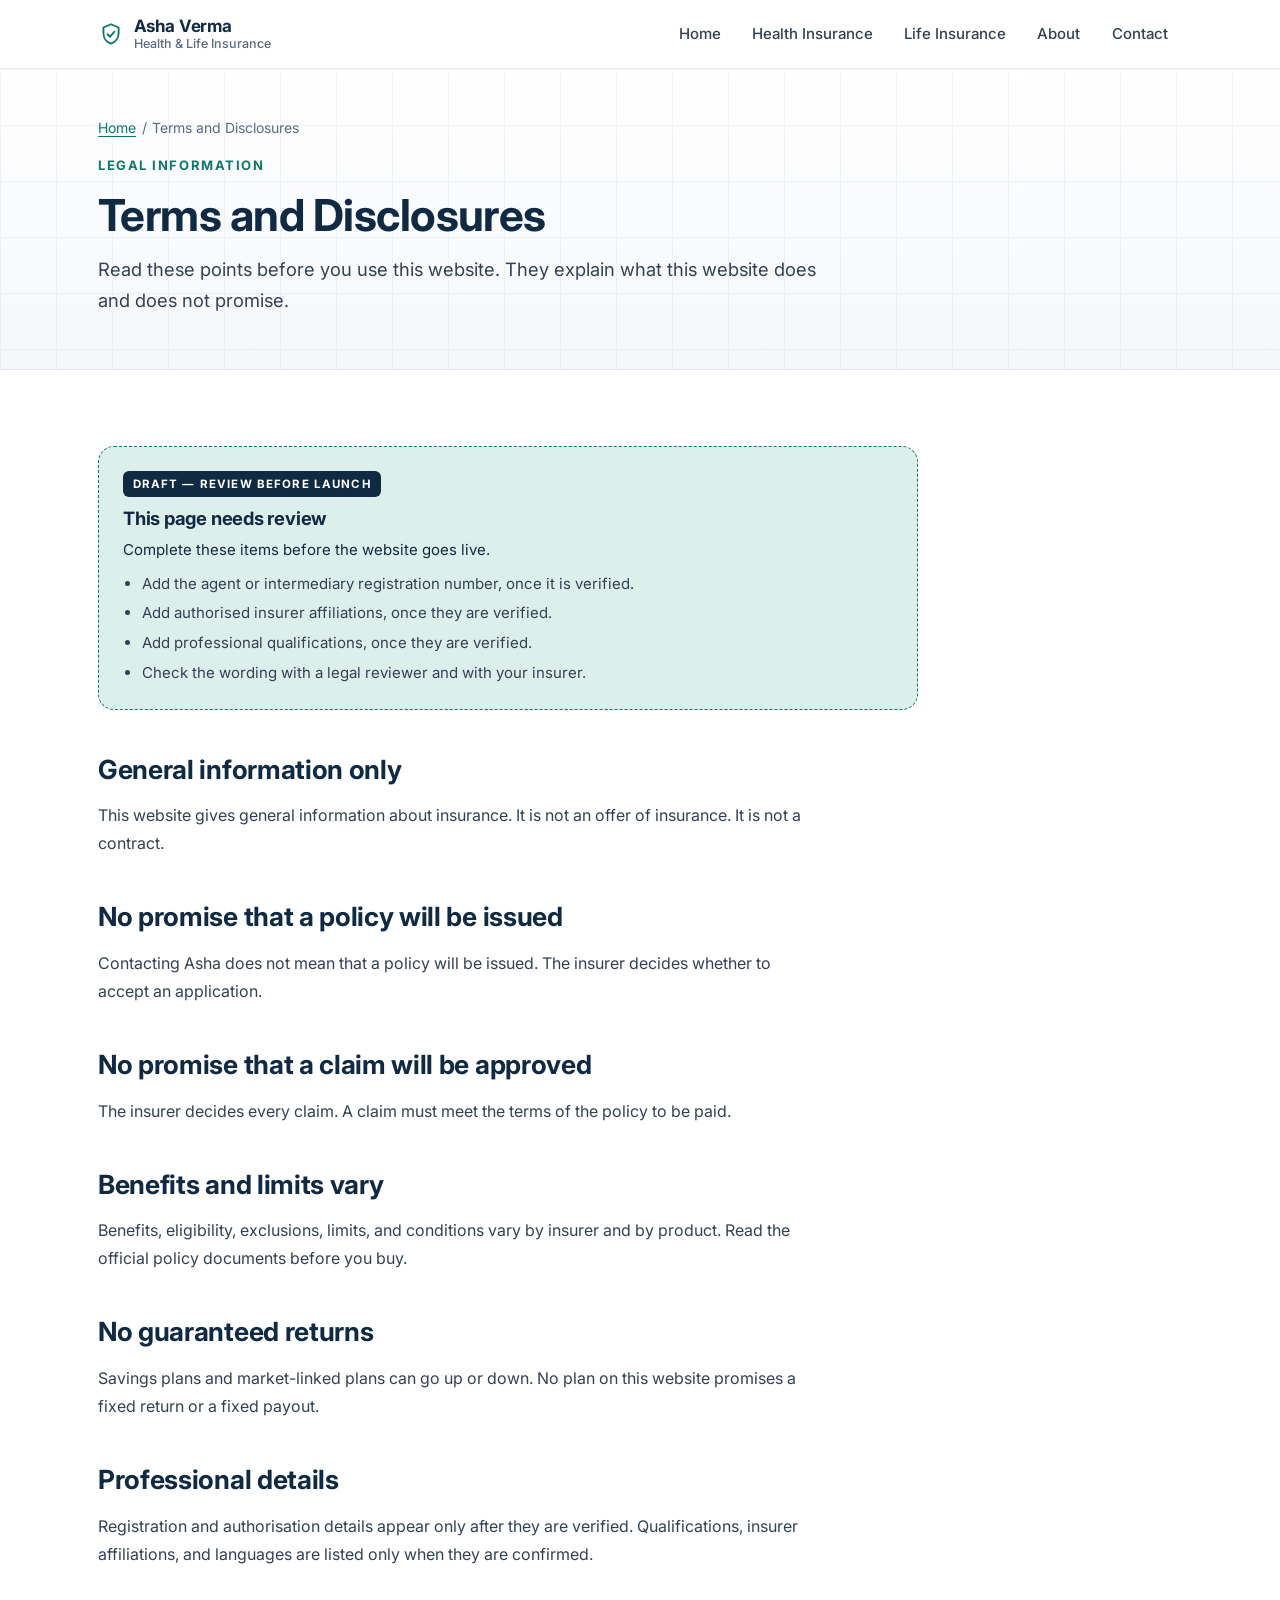
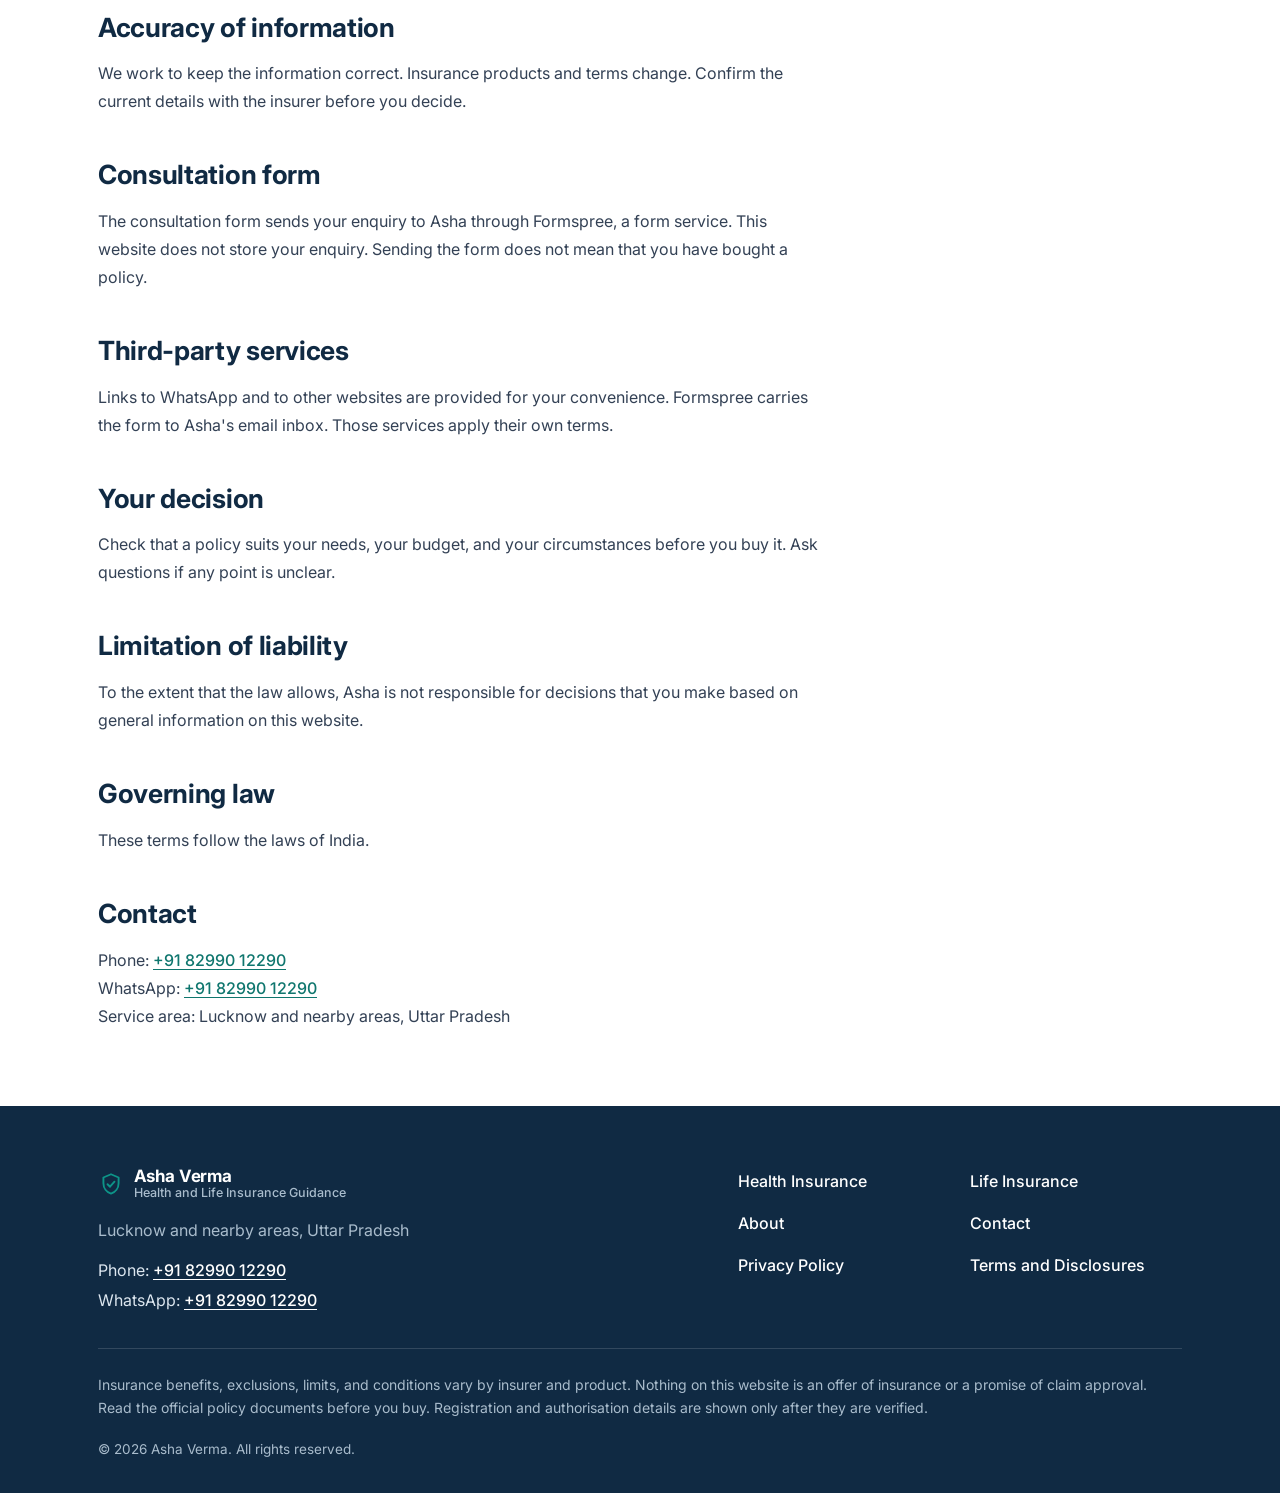
<file: terms-disclosures/index.html>
<!DOCTYPE html>
<html lang="en">
<head>
<meta charset="utf-8">
<meta name="viewport" content="width=device-width, initial-scale=1">
<title>Terms and Disclosures | Asha Verma, Lucknow</title>
<meta name="description" content="Important disclosures for this website. Insurance benefits vary by policy, and no claim or return is guaranteed.">
<link rel="canonical" href="https://asha-verma.vercel.app/terms-disclosures/">
<meta name="robots" content="index, follow">
<meta name="theme-color" content="#102A43">
<meta property="og:type" content="website">
<meta property="og:site_name" content="Asha Verma">
<meta property="og:locale" content="en_IN">
<meta property="og:title" content="Terms and Disclosures | Asha Verma, Lucknow">
<meta property="og:description" content="Important disclosures for this website. Insurance benefits vary by policy, and no claim or return is guaranteed.">
<meta property="og:url" content="https://asha-verma.vercel.app/terms-disclosures/">
<meta name="twitter:card" content="summary">
<link rel="icon" href="../assets/img/favicon.svg" type="image/svg+xml">
<link rel="preconnect" href="https://fonts.googleapis.com">
<link rel="preconnect" href="https://fonts.gstatic.com" crossorigin>
<link rel="stylesheet" href="https://fonts.googleapis.com/css2?family=Inter:wght@400;500;600;700&amp;display=swap">
<link rel="stylesheet" href="../assets/css/style.css">
<noscript>
  <style>
    /* Without JavaScript the menu button cannot open, so show the links inline. */
    .nav-toggle { display: none !important; }
    .site-header__inner { flex-wrap: wrap; padding-bottom: 0.35rem; }
    .nav {
      display: block !important;
      position: static !important;
      flex: 1 1 100%;
      background: transparent !important;
      border: 0 !important;
      box-shadow: none !important;
    }
    .nav__list { display: flex; flex-wrap: wrap; gap: 0 0.25rem; }
    .nav__link {
      min-height: 42px;
      padding: 0.4rem 0.6rem;
      border-bottom: 0 !important;
      border-radius: 8px;
      font-size: 0.9375rem;
    }
  </style>
</noscript>
</head>
<body>

<svg class="sprite" aria-hidden="true" focusable="false" xmlns="http://www.w3.org/2000/svg">
  <symbol id="i-shield" viewBox="0 0 24 24">
    <path d="M12 3 19 6v5.2c0 4.4-2.9 8.3-7 9.6-4.1-1.3-7-5.2-7-9.6V6l7-3Z"/>
    <path d="m8.8 12.2 2.3 2.3 4.1-4.6"/>
  </symbol>
  <symbol id="i-chat" viewBox="0 0 24 24">
    <path d="M20.5 11.6a8.4 8.4 0 0 1-11.9 7.6L4 20.5l1.4-4.4A8.4 8.4 0 1 1 20.5 11.6Z"/>
    <path d="M8.8 10.2h.01"/>
    <path d="M12 10.2h.01"/>
    <path d="M15.2 10.2h.01"/>
  </symbol>
  <symbol id="i-phone" viewBox="0 0 24 24">
    <path d="M22 16.9v3a2 2 0 0 1-2.2 2 19.8 19.8 0 0 1-8.6-3.1 19.5 19.5 0 0 1-6-6A19.8 19.8 0 0 1 2.1 4.2 2 2 0 0 1 4.1 2h3a2 2 0 0 1 2 1.7c.1 1 .4 1.9.7 2.8a2 2 0 0 1-.4 2.1L8.1 9.9a16 16 0 0 0 6 6l1.3-1.3a2 2 0 0 1 2.1-.5c.9.4 1.8.6 2.8.7a2 2 0 0 1 1.7 2Z"/>
  </symbol>
  <symbol id="i-menu" viewBox="0 0 24 24">
    <path d="M4 7h16"/>
    <path d="M4 12h16"/>
    <path d="M4 17h16"/>
  </symbol>
  <symbol id="i-close" viewBox="0 0 24 24">
    <path d="m6 6 12 12"/>
    <path d="m18 6-12 12"/>
  </symbol>
  <symbol id="i-alert" viewBox="0 0 24 24">
    <circle cx="12" cy="12" r="9"/>
    <path d="M12 7.5V13"/>
    <path d="M12 16.4h.01"/>
  </symbol>
</svg>

<a class="skip-link" href="#main">Skip to content</a>

<header class="site-header">
  <div class="container site-header__inner">
    <a class="brand" href="../">
      <svg class="ico brand__icon" aria-hidden="true"><use href="#i-shield"></use></svg>
      <span class="brand__text">
        <span class="brand__name">Asha Verma</span>
        <span class="brand__sub">Health &amp; Life Insurance</span>
      </span>
    </a>

    <button class="nav-toggle" type="button" aria-expanded="false" aria-controls="site-nav">
      <svg class="ico nav-toggle__open" aria-hidden="true"><use href="#i-menu"></use></svg>
      <svg class="ico nav-toggle__close" aria-hidden="true"><use href="#i-close"></use></svg>
      <span class="visually-hidden">Menu</span>
    </button>

    <nav class="nav" id="site-nav" aria-label="Main">
      <ul class="nav__list">
        <li><a class="nav__link" href="../">Home</a></li>
        <li><a class="nav__link" href="../health-insurance-lucknow/">Health Insurance</a></li>
        <li><a class="nav__link" href="../life-insurance-lucknow/">Life Insurance</a></li>
        <li><a class="nav__link" href="../#about">About</a></li>
        <li><a class="nav__link" href="../#contact">Contact</a></li>
      </ul>
    </nav>
  </div>
</header>

<main id="main">

  <section class="page-hero">
    <div class="container page-hero__inner">
      <nav aria-label="Breadcrumb">
        <ol class="breadcrumb">
          <li><a href="../">Home</a></li>
          <li aria-hidden="true">/</li>
          <li>Terms and Disclosures</li>
        </ol>
      </nav>
      <p class="eyebrow">Legal information</p>
      <h1>Terms and Disclosures</h1>
      <p class="page-hero__lead">
        Read these points before you use this website. They explain what this website does and does not promise.
      </p>
    </div>
  </section>

  <section class="section">
    <div class="container container--narrow">

      <!-- COMPLIANCE PLACEHOLDER — review before launch. Remove the draft notice
           once every item below has been checked and confirmed. -->
      <div class="draft-notice">
        <span class="draft-notice__badge">Draft — review before launch</span>
        <h2>This page needs review</h2>
        <p>Complete these items before the website goes live.</p>
        <ul>
          <li>Add the agent or intermediary registration number, once it is verified.</li>
          <li>Add authorised insurer affiliations, once they are verified.</li>
          <li>Add professional qualifications, once they are verified.</li>
          <li>Check the wording with a legal reviewer and with your insurer.</li>
        </ul>
      </div>

      <div class="prose">
        <h2>General information only</h2>
        <p>This website gives general information about insurance. It is not an offer of insurance. It is not a contract.</p>

        <h2>No promise that a policy will be issued</h2>
        <p>Contacting Asha does not mean that a policy will be issued. The insurer decides whether to accept an application.</p>

        <h2>No promise that a claim will be approved</h2>
        <p>The insurer decides every claim. A claim must meet the terms of the policy to be paid.</p>

        <h2>Benefits and limits vary</h2>
        <p>Benefits, eligibility, exclusions, limits, and conditions vary by insurer and by product. Read the official policy documents before you buy.</p>

        <h2>No guaranteed returns</h2>
        <p>Savings plans and market-linked plans can go up or down. No plan on this website promises a fixed return or a fixed payout.</p>

        <h2>Professional details</h2>
        <p>Registration and authorisation details appear only after they are verified. Qualifications, insurer affiliations, and languages are listed only when they are confirmed.</p>

        <h2>Accuracy of information</h2>
        <p>We work to keep the information correct. Insurance products and terms change. Confirm the current details with the insurer before you decide.</p>

        <h2>Consultation form</h2>
        <p>The consultation form sends your enquiry to Asha through Formspree, a form service. This website does not store your enquiry. Sending the form does not mean that you have bought a policy.</p>

        <h2>Third-party services</h2>
        <p>Links to WhatsApp and to other websites are provided for your convenience. Formspree carries the form to Asha's email inbox. Those services apply their own terms.</p>

        <h2>Your decision</h2>
        <p>Check that a policy suits your needs, your budget, and your circumstances before you buy it. Ask questions if any point is unclear.</p>

        <h2>Limitation of liability</h2>
        <p>To the extent that the law allows, Asha is not responsible for decisions that you make based on general information on this website.</p>

        <h2>Governing law</h2>
        <p>These terms follow the laws of India.</p>

        <h2>Contact</h2>
        <p>
          Phone: <a href="tel:+918299012290">+91 82990 12290</a><br>
          WhatsApp: <a href="https://wa.me/918299012290" target="_blank" rel="noopener">+91 82990 12290</a><br>
          Service area: Lucknow and nearby areas, Uttar Pradesh
        </p>
      </div>
    </div>
  </section>
</main>

<footer class="site-footer">
  <div class="container">
    <div class="site-footer__grid">
      <div class="site-footer__brand">
        <p class="brand brand--footer">
          <svg class="ico brand__icon" aria-hidden="true"><use href="#i-shield"></use></svg>
          <span class="brand__text">
            <span class="brand__name">Asha Verma</span>
            <span class="brand__sub">Health and Life Insurance Guidance</span>
          </span>
        </p>
        <p class="site-footer__area">Lucknow and nearby areas, Uttar Pradesh</p>
        <p class="site-footer__contact">
          Phone: <a href="tel:+918299012290">+91 82990 12290</a><br>
          WhatsApp: <a href="https://wa.me/918299012290" target="_blank" rel="noopener">+91 82990 12290</a>
        </p>
      </div>

      <nav class="site-footer__nav" aria-label="Footer">
        <ul>
          <li><a href="../health-insurance-lucknow/">Health Insurance</a></li>
          <li><a href="../life-insurance-lucknow/">Life Insurance</a></li>
          <li><a href="../#about">About</a></li>
          <li><a href="../#contact">Contact</a></li>
          <li><a href="../privacy-policy/">Privacy Policy</a></li>
          <li><a href="./">Terms and Disclosures</a></li>
        </ul>
      </nav>
    </div>

    <p class="site-footer__disclosure">
      Insurance benefits, exclusions, limits, and conditions vary by insurer and product. Nothing on this website is an offer of insurance
      or a promise of claim approval. Read the official policy documents before you buy.
      Registration and authorisation details are shown only after they are verified.
    </p>

    <p class="site-footer__copy">&copy; 2026 Asha Verma. All rights reserved.</p>
  </div>
</footer>

<div class="contact-bar" role="region" aria-label="Quick contact">
  <a class="btn btn--primary contact-bar__btn" href="https://wa.me/918299012290?text=Hello%20Asha%2C%20I%20visited%20your%20website%20and%20would%20like%20to%20understand%20my%20health%20or%20life%20insurance%20options.%20Could%20you%20please%20guide%20me%3F" target="_blank" rel="noopener" aria-label="Chat with Asha on WhatsApp">
    <svg class="ico" aria-hidden="true"><use href="#i-chat"></use></svg>
    <span>WhatsApp</span>
  </a>
  <a class="btn btn--secondary contact-bar__btn" href="tel:+918299012290" aria-label="Call Asha Verma on +91 82990 12290">
    <svg class="ico" aria-hidden="true"><use href="#i-phone"></use></svg>
    <span>Call</span>
  </a>
</div>

<script src="../assets/js/main.js" defer></script>
</body>
</html>
</file>
<file: assets/css/style.css>
/* ==========================================================================
   Asha Verma — Health & Life Insurance Guidance
   Mobile-first stylesheet. No dependencies.
   ========================================================================== */

/* ---------- 1. Design tokens ---------- */
:root {
  --navy: #102A43;
  --teal: #0D9488;
  --teal-strong: #0F766E;   /* interactive surfaces and links (AA contrast) */
  --teal-deep: #115E59;     /* hover state */
  --teal-soft: #DDEFEA;
  --white: #FFFFFF;
  --grey: #F5F7FA;
  --text: #334155;
  --muted: #5A6B80;
  --line: #E2E8F0;
  --line-strong: #CBD5E1;
  --error: #B42318;
  --footer-muted: #A9BCCC;

  --radius: 16px;
  --radius-sm: 10px;
  --shadow: 0 1px 2px rgba(16, 42, 67, 0.05), 0 10px 26px rgba(16, 42, 67, 0.06);
  --font: 'Inter', ui-sans-serif, system-ui, -apple-system, 'Segoe UI', Roboto,
    Helvetica, Arial, sans-serif;
}

/* ---------- 2. Reset and base ---------- */
*,
*::before,
*::after { box-sizing: border-box; }

html {
  -webkit-text-size-adjust: 100%;
  scroll-padding-top: 92px;
}

@media (prefers-reduced-motion: no-preference) {
  html { scroll-behavior: smooth; }
}

body {
  margin: 0;
  font-family: var(--font);
  font-size: 1rem;
  line-height: 1.6;
  color: var(--text);
  background: var(--white);
  -webkit-font-smoothing: antialiased;
  text-rendering: optimizeLegibility;
}

h1, h2, h3, h4 {
  margin: 0 0 0.6rem;
  color: var(--navy);
  font-weight: 700;
  line-height: 1.2;
  letter-spacing: -0.012em;
}

p { margin: 0 0 1rem; }
p:last-child { margin-bottom: 0; }

a {
  color: var(--teal-strong);
  text-decoration-thickness: 1px;
  text-underline-offset: 3px;
}
a:hover { color: var(--teal-deep); }

img, svg { display: block; max-width: 100%; }
ul, ol { margin: 0; padding: 0; }

/* Keep the hidden attribute working when a class sets display. */
[hidden] { display: none !important; }

button, input, textarea, select { font: inherit; color: inherit; }

:focus-visible {
  outline: 3px solid var(--teal-strong);
  outline-offset: 2px;
  border-radius: 4px;
}

::selection { background: var(--teal-soft); color: var(--navy); }

/* ---------- 3. Utilities ---------- */
.container {
  width: 100%;
  max-width: 1140px;
  margin-inline: auto;
  padding-inline: clamp(1rem, 4vw, 1.75rem);
}

.container--narrow { max-width: 1140px; }
/* Keep narrow sections on the same left edge as every other section. */
.container--narrow > * { max-width: 820px; }

.visually-hidden {
  position: absolute !important;
  width: 1px; height: 1px;
  padding: 0; margin: -1px;
  overflow: hidden;
  clip: rect(0 0 0 0);
  clip-path: inset(50%);
  white-space: nowrap;
  border: 0;
}

.skip-link {
  position: absolute;
  left: 0.75rem;
  top: -120px;
  z-index: 200;
  padding: 0.75rem 1.1rem;
  background: var(--navy);
  color: #fff;
  font-weight: 600;
  text-decoration: none;
  border-radius: 0 0 10px 10px;
}
.skip-link:focus { top: 0; color: #fff; }

.sprite {
  position: absolute;
  width: 0;
  height: 0;
  overflow: hidden;
}

.ico {
  width: 1.25em;
  height: 1.25em;
  flex: none;
  fill: none;
  stroke: currentColor;
  stroke-width: 1.75;
  stroke-linecap: round;
  stroke-linejoin: round;
}

/* ---------- 4. Buttons ---------- */
.btn {
  display: inline-flex;
  align-items: center;
  justify-content: center;
  gap: 0.5rem;
  min-height: 48px;
  padding: 0.7rem 1.3rem;
  border: 1px solid transparent;
  border-radius: 12px;
  font-size: 1rem;
  font-weight: 600;
  line-height: 1.3;
  text-align: center;
  text-decoration: none;
  cursor: pointer;
  transition: background-color 0.15s ease, border-color 0.15s ease,
    color 0.15s ease;
}
.btn .ico { width: 18px; height: 18px; }
.btn:hover { text-decoration: none; }

.btn--primary {
  background: var(--teal-strong);
  color: #fff;
}
.btn--primary:hover { background: var(--teal-deep); color: #fff; }

.btn--secondary {
  background: var(--white);
  color: var(--navy);
  border-color: var(--line-strong);
}
.btn--secondary:hover { background: var(--grey); color: var(--navy); }

.btn--outline {
  background: var(--white);
  color: var(--teal-strong);
  border-color: rgba(13, 148, 136, 0.45);
}
.btn--outline:hover { background: var(--teal-soft); color: var(--teal-deep); }

.btn--ghost {
  background: transparent;
  color: var(--navy);
  border-color: transparent;
}
.btn--ghost:hover { background: var(--grey); color: var(--navy); }

.btn--on-dark {
  background: transparent;
  color: #fff;
  border-color: rgba(255, 255, 255, 0.5);
}
.btn--on-dark:hover { background: rgba(255, 255, 255, 0.12); color: #fff; }

.btn--block { width: 100%; }

/* ---------- 5. Header and navigation ---------- */
.site-header {
  position: sticky;
  top: 0;
  z-index: 80;
  background: rgba(255, 255, 255, 0.96);
  border-bottom: 1px solid var(--line);
}

@supports (backdrop-filter: blur(8px)) {
  .site-header { backdrop-filter: blur(8px); }
}

.site-header__inner {
  display: flex;
  align-items: center;
  justify-content: space-between;
  gap: 1rem;
  min-height: 62px;
}

.brand {
  display: inline-flex;
  align-items: center;
  gap: 0.6rem;
  text-decoration: none;
  color: var(--navy);
  min-height: 44px;
}
.brand__icon { width: 26px; height: 26px; color: var(--teal-strong); }
.brand__text { display: grid; line-height: 1.15; }
.brand__name { font-weight: 700; font-size: 1.0625rem; letter-spacing: -0.01em; }
.brand__sub { font-size: 0.75rem; color: var(--muted); font-weight: 500; }

.nav-toggle {
  display: inline-flex;
  align-items: center;
  justify-content: center;
  width: 46px;
  height: 46px;
  padding: 0;
  background: var(--grey);
  border: 1px solid var(--line);
  border-radius: 12px;
  color: var(--navy);
  cursor: pointer;
}
.nav-toggle .ico { width: 24px; height: 24px; }
.nav-toggle__close { display: none; }
.nav-toggle[aria-expanded="true"] .nav-toggle__open { display: none; }
.nav-toggle[aria-expanded="true"] .nav-toggle__close { display: block; }

.nav {
  display: none;
  position: absolute;
  left: 0;
  right: 0;
  top: 100%;
  background: var(--white);
  border-bottom: 1px solid var(--line);
  box-shadow: 0 16px 30px rgba(16, 42, 67, 0.12);
}
.nav.is-open { display: block; }

.nav__list { list-style: none; display: grid; }

.nav__link {
  display: flex;
  align-items: center;
  min-height: 50px;
  padding: 0.5rem clamp(1rem, 4vw, 1.75rem);
  color: var(--text);
  font-weight: 500;
  text-decoration: none;
  border-bottom: 1px solid var(--line);
}
.nav__list li:last-child .nav__link { border-bottom: 0; }
.nav__link:hover { background: var(--grey); color: var(--navy); }
.nav__link.is-current { color: var(--navy); font-weight: 600; }

/* ---------- 6. Hero (text only, no large image) ---------- */
.hero {
  position: relative;
  overflow: hidden;
  padding: clamp(2.25rem, 6vw, 4rem) 0 clamp(2.5rem, 7vw, 4.5rem);
  background: linear-gradient(180deg, var(--white) 0%, var(--grey) 100%);
  border-bottom: 1px solid var(--line);
}
.hero::before {
  content: "";
  position: absolute;
  inset: 0;
  background-image:
    linear-gradient(to right, rgba(16, 42, 67, 1) 1px, transparent 1px),
    linear-gradient(to bottom, rgba(16, 42, 67, 1) 1px, transparent 1px);
  background-size: 56px 56px;
  opacity: 0.045;
  pointer-events: none;
}
.hero__inner { position: relative; }
/* Constrain the text block, but keep it aligned with the container edge. */
.hero__inner > * { max-width: 47rem; }

.hero__brand {
  display: flex;
  flex-wrap: wrap;
  align-items: center;
  gap: 0.45rem 0.6rem;
  margin-bottom: 1.1rem;
  color: var(--navy);
}
.hero__brand .ico { width: 18px; height: 18px; color: var(--teal-strong); }
.hero__brand-name { font-weight: 700; font-size: 1.0625rem; }
.hero__brand-desc {
  font-size: 0.9375rem;
  color: var(--muted);
  font-weight: 500;
}
.hero__brand-desc::before { content: "•"; margin-right: 0.6rem; color: var(--teal-strong); }

.eyebrow {
  margin: 0 0 0.85rem;
  font-size: 0.8125rem;
  font-weight: 700;
  letter-spacing: 0.12em;
  text-transform: uppercase;
  color: var(--teal-strong);
}

.hero__title {
  font-size: clamp(2rem, 7vw, 3.25rem);
  line-height: 1.1;
  letter-spacing: -0.025em;
  margin-bottom: 1rem;
}

.hero__lead {
  font-size: clamp(1.0625rem, 2.4vw, 1.2rem);
  line-height: 1.65;
  color: var(--text);
  max-width: 42rem;
  margin-bottom: 1.75rem;
}

.hero__actions {
  display: flex;
  flex-wrap: wrap;
  gap: 0.75rem;
  margin-bottom: 1.25rem;
}
.hero__actions--left { margin-top: 1.75rem; margin-bottom: 0; }

.hero__note {
  font-size: 0.9375rem;
  color: var(--muted);
  font-weight: 500;
}

@media (max-width: 559px) {
  .hero__actions .btn { width: 100%; }
  .hero__brand-desc::before { content: none; margin: 0; }
}

/* ---------- 7. Sections ---------- */
.section { padding: clamp(2.75rem, 7vw, 4.75rem) 0; }

.section--alt {
  background: var(--grey);
  border-top: 1px solid var(--line);
  border-bottom: 1px solid var(--line);
}

.section__title {
  font-size: clamp(1.55rem, 4.4vw, 2.25rem);
  margin-bottom: clamp(1.1rem, 3vw, 1.6rem);
  max-width: 34ch;
}

.section__lead {
  max-width: 64ch;
  font-size: 1.0625rem;
  line-height: 1.7;
  margin-bottom: clamp(1.5rem, 4vw, 2.25rem);
}

.grid { display: grid; gap: clamp(1rem, 2.5vw, 1.5rem); }
.grid--2,
.grid--3,
.grid--4 { grid-template-columns: 1fr; }

@media (min-width: 768px) {
  .grid--2 { grid-template-columns: repeat(2, 1fr); }
  .grid--3 { grid-template-columns: repeat(3, 1fr); }
  .grid--4 { grid-template-columns: repeat(2, 1fr); }
}
@media (min-width: 1024px) {
  .grid--4 { grid-template-columns: repeat(4, 1fr); }
}

/* ---------- 8. Cards ---------- */
.card {
  display: flex;
  flex-direction: column;
  gap: 0.6rem;
  padding: clamp(1.2rem, 3.5vw, 1.75rem);
  background: var(--white);
  border: 1px solid var(--line);
  border-radius: var(--radius);
  box-shadow: var(--shadow);
}

.card__icon {
  display: grid;
  place-items: center;
  width: 46px;
  height: 46px;
  margin-bottom: 0.25rem;
  background: var(--teal-soft);
  border-radius: 12px;
  color: var(--teal-strong);
}
.card__icon .ico { width: 23px; height: 23px; }

.card__title { font-size: 1.2rem; margin-bottom: 0; }
.card__text { color: var(--text); line-height: 1.65; flex: 1 1 auto; }
.card .btn { align-self: flex-start; margin-top: 0.6rem; }

.card--compact { gap: 0.5rem; }

/* ---------- 9. Feature rows (why choose) ---------- */
.feature {
  padding: clamp(1.1rem, 3vw, 1.5rem);
  background: var(--white);
  border: 1px solid var(--line);
  border-radius: var(--radius);
}
.feature__icon {
  display: grid;
  place-items: center;
  width: 42px;
  height: 42px;
  margin-bottom: 0.85rem;
  background: var(--teal-soft);
  border-radius: 10px;
  color: var(--teal-strong);
}
.feature__icon .ico { width: 21px; height: 21px; }
.feature__title { font-size: 1.0625rem; margin-bottom: 0.4rem; }
.feature__text { font-size: 0.9688rem; line-height: 1.6; color: var(--text); }

/* ---------- 10. Steps timeline ---------- */
.steps {
  list-style: none;
  display: grid;
  gap: 1.5rem;
}

.step {
  position: relative;
  display: grid;
  grid-template-columns: 44px 1fr;
  gap: 0.9rem;
}
.step::after {
  content: "";
  position: absolute;
  left: 21px;
  top: 48px;
  bottom: -1.5rem;
  width: 2px;
  background: var(--line-strong);
}
.step:last-child::after { display: none; }

.step__num {
  position: relative;
  z-index: 1;
  display: grid;
  place-items: center;
  width: 44px;
  height: 44px;
  background: var(--navy);
  border-radius: 50%;
  color: #fff;
  font-weight: 700;
  font-size: 1rem;
}

.step__title { font-size: 1.0625rem; margin-bottom: 0.35rem; }
.step__text { font-size: 0.9688rem; line-height: 1.6; color: var(--text); }

@media (min-width: 768px) {
  .steps {
    position: relative;
    grid-template-columns: repeat(4, 1fr);
    gap: 1.75rem 1.25rem;
  }
  .steps::before {
    content: "";
    position: absolute;
    top: 21px;
    left: 12.5%;
    right: 12.5%;
    height: 2px;
    background: var(--line-strong);
  }
  .step {
    grid-template-columns: 1fr;
    justify-items: center;
    text-align: center;
  }
  .step::after { display: none; }
  .step__num { margin-bottom: 0.95rem; background: var(--navy); }
}

/* ---------- 11. Notices and disclaimers ---------- */
.notice {
  display: flex;
  align-items: flex-start;
  gap: 0.75rem;
  margin-top: clamp(1.5rem, 4vw, 2rem);
  padding: 1rem 1.15rem;
  background: var(--teal-soft);
  border: 1px solid rgba(13, 148, 136, 0.35);
  border-radius: 12px;
  color: var(--navy);
  font-size: 0.9375rem;
  line-height: 1.6;
}
.notice .ico { width: 20px; height: 20px; margin-top: 0.15rem; color: var(--teal-strong); }

/* ---------- 12. FAQ ---------- */
.faq { display: grid; gap: 0.7rem; }

.faq__item {
  background: var(--white);
  border: 1px solid var(--line);
  border-radius: 12px;
  padding-inline: 1.1rem;
}

.faq__item summary {
  display: flex;
  align-items: flex-start;
  justify-content: space-between;
  gap: 1rem;
  min-height: 52px;
  padding: 1rem 0;
  cursor: pointer;
  list-style: none;
}
.faq__item summary::-webkit-details-marker { display: none; }
.faq__item summary::after {
  content: "";
  flex: none;
  width: 10px;
  height: 10px;
  margin-top: 0.35rem;
  border-right: 2px solid var(--teal-strong);
  border-bottom: 2px solid var(--teal-strong);
  transform: rotate(45deg);
  transition: transform 0.18s ease;
}
.faq__item[open] summary::after {
  transform: rotate(-135deg);
  margin-top: 0.6rem;
}

.faq__q {
  font-size: 1.0313rem;
  font-weight: 600;
  margin: 0;
  color: var(--navy);
}
.faq__item summary:hover .faq__q { color: var(--teal-deep); }

.faq__a {
  padding: 0 0 1.15rem;
  max-width: 68ch;
  line-height: 1.7;
  color: var(--text);
}

/* ---------- 13. Contact ---------- */
.contact { display: grid; gap: clamp(2rem, 5vw, 3rem); }

@media (min-width: 900px) {
  .contact { grid-template-columns: 1fr 1.05fr; align-items: start; }
}

.contact__list {
  list-style: none;
  display: grid;
  gap: 1rem;
  padding: clamp(1.1rem, 3.5vw, 1.5rem);
  background: var(--white);
  border: 1px solid var(--line);
  border-radius: var(--radius);
  box-shadow: var(--shadow);
}
.contact__list li { display: grid; gap: 0.15rem; }
.contact__label {
  font-size: 0.7813rem;
  font-weight: 700;
  letter-spacing: 0.08em;
  text-transform: uppercase;
  color: var(--muted);
}
.contact__value {
  font-weight: 600;
  color: var(--navy);
  overflow-wrap: anywhere;
}
.contact__value a { font-weight: 600; }

.contact__actions {
  display: flex;
  flex-wrap: wrap;
  gap: 0.7rem;
  margin-top: 1.25rem;
}

.contact__form-wrap { scroll-margin-top: 90px; }
.contact__form-title { font-size: 1.3rem; margin-bottom: 0.4rem; }
.form__intro { color: var(--text); margin-bottom: 1.1rem; }

/* ---------- 14. Form ---------- */
.form {
  display: grid;
  gap: 1.1rem;
  padding: clamp(1.15rem, 4vw, 1.75rem);
  background: var(--white);
  border: 1px solid var(--line);
  border-radius: var(--radius);
  box-shadow: var(--shadow);
}

.field {
  display: grid;
  gap: 0.45rem;
  min-width: 0;
  margin: 0;
  padding: 0;
  border: 0;
}

.field label,
.field legend {
  font-size: 0.9375rem;
  font-weight: 600;
  color: var(--navy);
}

.field__optional {
  font-weight: 500;
  color: var(--muted);
  font-size: 0.875rem;
}

.req { color: var(--error); }

.form input[type="text"],
.form input[type="tel"],
.form textarea {
  width: 100%;
  min-height: 48px;
  padding: 0.7rem 0.9rem;
  background: var(--white);
  border: 1px solid var(--line-strong);
  border-radius: var(--radius-sm);
  color: var(--text);
}
.form textarea { min-height: 104px; resize: vertical; }

.form input::placeholder,
.form textarea::placeholder { color: #8A99AC; }

.form input[type="text"]:focus,
.form input[type="tel"]:focus,
.form textarea:focus {
  outline: 3px solid rgba(15, 118, 110, 0.35);
  outline-offset: 1px;
  border-color: var(--teal-strong);
}

.choices { display: flex; flex-wrap: wrap; gap: 0.55rem; }

.choice { position: relative; }
.choice input {
  position: absolute;
  inset: 0;
  width: 100%;
  height: 100%;
  margin: 0;
  opacity: 0;
  cursor: pointer;
}
.choice label {
  display: inline-flex;
  align-items: center;
  justify-content: center;
  min-height: 46px;
  min-width: 84px;
  padding: 0.5rem 1rem;
  background: var(--white);
  border: 1px solid var(--line-strong);
  border-radius: var(--radius-sm);
  color: var(--text);
  font-weight: 500;
  cursor: pointer;
}
.choice input:checked + label {
  background: var(--teal-soft);
  border-color: var(--teal-strong);
  box-shadow: inset 0 0 0 1px var(--teal-strong);
  color: var(--navy);
  font-weight: 600;
}
.choice input:focus + label {
  outline: 3px solid var(--teal-strong);
  outline-offset: 2px;
}

.field--consent {
  grid-template-columns: auto 1fr;
  align-items: start;
  gap: 0.35rem 0.7rem;
}

/* Native checkbox inside a 44x44 touch target. */
.check {
  position: relative;
  display: grid;
  place-items: center;
  width: 44px;
  height: 44px;
}
.check input[type="checkbox"] {
  position: absolute;
  inset: 0;
  width: 100%;
  height: 100%;
  margin: 0;
  opacity: 0;
  cursor: pointer;
}
.check__box {
  position: relative;
  width: 22px;
  height: 22px;
  background: var(--white);
  border: 2px solid var(--line-strong);
  border-radius: 6px;
  pointer-events: none;
}
.check__box::after {
  content: "";
  position: absolute;
  left: 5px;
  top: 1px;
  width: 5px;
  height: 10px;
  border-right: 2.5px solid #fff;
  border-bottom: 2.5px solid #fff;
  transform: rotate(45deg) scale(0);
  transition: transform 0.12s ease;
}
.check input:checked + .check__box {
  background: var(--teal-strong);
  border-color: var(--teal-strong);
}
.check input:checked + .check__box::after { transform: rotate(45deg) scale(1); }
.check input:focus + .check__box {
  outline: 3px solid var(--teal-strong);
  outline-offset: 3px;
}
.field--consent.has-error .check__box { border-color: var(--error); }

.field--consent label {
  display: flex;
  align-items: center;
  min-height: 44px;
  font-weight: 500;
  color: var(--text);
}
.field--consent .field__error { grid-column: 1 / -1; }

.field__error {
  margin: 0;
  color: var(--error);
  font-size: 0.875rem;
  font-weight: 600;
}
.field__error a { color: var(--teal-strong); text-decoration: underline; }
.form > .field__error { margin-bottom: -0.35rem; }

.field.has-error input[type="text"],
.field.has-error input[type="tel"],
.field.has-error textarea { border-color: var(--error); }
.field.has-error .choice label { border-color: var(--error); }

.form__note {
  font-size: 0.875rem;
  line-height: 1.6;
  color: var(--muted);
  margin: 0;
}
.form__note a { color: var(--teal-strong); }
.form__noscript { margin-bottom: 1rem; }

/* Result panel (no false success message) */
.panel {
  display: grid;
  gap: 0.85rem;
  margin-top: 1.1rem;
  padding: clamp(1.15rem, 4vw, 1.6rem);
  background: var(--teal-soft);
  border: 1px solid rgba(13, 148, 136, 0.4);
  border-radius: var(--radius);
}
.panel__title { font-size: 1.15rem; margin: 0; }
.panel__text { margin: 0; color: var(--navy); font-size: 0.9688rem; }

.panel__summary {
  display: grid;
  gap: 0.5rem;
  margin: 0;
  padding: 0.9rem 1rem;
  background: var(--white);
  border: 1px solid rgba(13, 148, 136, 0.25);
  border-radius: 12px;
}
.panel__summary > div {
  display: grid;
  grid-template-columns: minmax(0, auto) minmax(0, 1fr);
  gap: 0.5rem;
  font-size: 0.9375rem;
}
.panel__summary dt { color: var(--muted); font-weight: 600; }
.panel__summary dd { margin: 0; color: var(--navy); font-weight: 600; overflow-wrap: anywhere; }

.panel__actions { display: flex; flex-wrap: wrap; gap: 0.6rem; }

/* ---------- 15. Footer ---------- */
.site-footer {
  background: var(--navy);
  color: #DCE6EF;
  padding: clamp(2.5rem, 6vw, 3.5rem) 0 2rem;
}
.site-footer a { color: #fff; font-weight: 500; }
.site-footer a:hover { color: var(--teal-soft); }

.site-footer__grid { display: grid; gap: 2rem; }

@media (min-width: 768px) {
  .site-footer__grid { grid-template-columns: 1.35fr 1fr; gap: 2.5rem; }
}

.brand--footer { margin: 0 0 0.75rem; }
.brand--footer .brand__icon { color: var(--teal); }
.brand--footer .brand__name { color: #fff; }
.brand--footer .brand__sub { color: var(--footer-muted); }

.site-footer__area { color: var(--footer-muted); margin-bottom: 0.75rem; }
.site-footer__contact { line-height: 1.9; margin: 0; }

.site-footer__nav ul {
  list-style: none;
  display: grid;
  grid-template-columns: repeat(auto-fit, minmax(150px, 1fr));
  gap: 0.15rem 1.25rem;
}
.site-footer__nav a {
  display: inline-flex;
  align-items: center;
  min-height: 40px;
  text-decoration: none;
}
.site-footer__nav a:hover { text-decoration: underline; }

.site-footer__disclosure {
  margin: 2rem 0 0;
  padding-top: 1.5rem;
  border-top: 1px solid rgba(255, 255, 255, 0.14);
  font-size: 0.875rem;
  line-height: 1.65;
  color: var(--footer-muted);
}

.site-footer__copy {
  margin: 1.25rem 0 0;
  font-size: 0.8438rem;
  color: var(--footer-muted);
}

/* ---------- 16. Fixed mobile contact bar ---------- */
.contact-bar {
  display: none;
  position: fixed;
  left: 0;
  right: 0;
  bottom: 0;
  z-index: 70;
  gap: 0.6rem;
  padding: 0.6rem 0.75rem calc(0.6rem + env(safe-area-inset-bottom, 0px));
  background: rgba(255, 255, 255, 0.97);
  border-top: 1px solid var(--line);
  box-shadow: 0 -8px 24px rgba(16, 42, 67, 0.1);
}
.contact-bar__btn { flex: 1 1 0; min-height: 50px; }

@media (max-width: 768px) {
  .contact-bar { display: flex; }
  body { padding-bottom: calc(78px + env(safe-area-inset-bottom, 0px)); }
  /* Hide the bar when the form has focus so it never covers the keyboard. */
  html.is-form-focused .contact-bar { display: none; }
}

/* ---------- 17. Sub-page building blocks ---------- */
.page-hero {
  position: relative;
  overflow: hidden;
  padding: clamp(1.75rem, 5vw, 3rem) 0 clamp(2rem, 5vw, 3.25rem);
  background: linear-gradient(180deg, var(--white) 0%, var(--grey) 100%);
  border-bottom: 1px solid var(--line);
}
.page-hero::before {
  content: "";
  position: absolute;
  inset: 0;
  background-image:
    linear-gradient(to right, rgba(16, 42, 67, 1) 1px, transparent 1px),
    linear-gradient(to bottom, rgba(16, 42, 67, 1) 1px, transparent 1px);
  background-size: 56px 56px;
  opacity: 0.045;
  pointer-events: none;
}
.page-hero__inner { position: relative; }
.page-hero__inner > * { max-width: 52rem; }
.page-hero h1 {
  font-size: clamp(1.75rem, 5.5vw, 2.75rem);
  line-height: 1.15;
  margin-bottom: 0.85rem;
}
.page-hero__lead {
  font-size: clamp(1.0313rem, 2.2vw, 1.15rem);
  line-height: 1.7;
  color: var(--text);
  max-width: 60ch;
  margin-bottom: 1.5rem;
}

.breadcrumb {
  display: flex;
  flex-wrap: wrap;
  gap: 0.35rem;
  list-style: none;
  margin-bottom: 1rem;
  font-size: 0.875rem;
  color: var(--muted);
}
.breadcrumb a { color: var(--teal-strong); }

.prose { max-width: 72ch; }
.prose > * + * { margin-top: 1rem; }

.prose h2 {
  font-size: clamp(1.3rem, 3.4vw, 1.65rem);
  margin-top: clamp(2rem, 5vw, 2.75rem);
}
.prose h3 { font-size: 1.0938rem; margin-top: 1.6rem; }

.prose p { line-height: 1.75; }

.prose ul,
.prose ol {
  display: grid;
  gap: 0.55rem;
  padding-left: 1.3rem;
  line-height: 1.7;
}
.prose ul { list-style: disc; }
.prose ol { list-style: decimal; }
.prose li::marker { color: var(--teal-strong); font-weight: 600; }
.prose li { color: var(--text); }

.prose strong { color: var(--navy); }

.prose a { font-weight: 500; }

.terms-list { display: grid; gap: 1rem; margin-top: 1.5rem; }
.terms-list .feature { background: var(--white); }

@media (min-width: 768px) {
  .terms-list--2 { grid-template-columns: repeat(2, 1fr); }
}

.cta-band {
  display: grid;
  gap: 1.25rem;
  margin-top: clamp(2rem, 5vw, 3rem);
  padding: clamp(1.4rem, 4vw, 2.25rem);
  background: var(--navy);
  border-radius: 20px;
  color: #DCE6EF;
}
.cta-band h2 { color: #fff; font-size: clamp(1.3rem, 3.4vw, 1.7rem); margin-bottom: 0.5rem; }
.cta-band p { color: #C7D5E3; max-width: 55ch; }
.cta-band__actions { display: flex; flex-wrap: wrap; gap: 0.7rem; }

@media (min-width: 900px) {
  .cta-band {
    grid-template-columns: 1.4fr auto;
    align-items: center;
  }
}

/* Draft notice used on placeholder compliance pages */
.draft-notice {
  display: grid;
  gap: 0.6rem;
  margin-bottom: clamp(1.5rem, 4vw, 2rem);
  padding: clamp(1.1rem, 3.5vw, 1.5rem);
  background: var(--teal-soft);
  border: 1px dashed var(--teal-strong);
  border-radius: var(--radius);
}
.draft-notice__badge {
  justify-self: start;
  display: inline-block;
  padding: 0.25rem 0.6rem;
  background: var(--navy);
  border-radius: 6px;
  color: #fff;
  font-size: 0.7188rem;
  font-weight: 700;
  letter-spacing: 0.1em;
  text-transform: uppercase;
}
.draft-notice h2 { font-size: 1.15rem; margin: 0; }
.draft-notice p { margin: 0; color: var(--navy); font-size: 0.9375rem; }
.draft-notice ul { display: grid; gap: 0.35rem; padding-left: 1.2rem; margin: 0; font-size: 0.9375rem; }

/* ---------- 18. Large screens ---------- */
@media (min-width: 768px) {
  .site-header__inner { min-height: 68px; }

  .nav-toggle { display: none; }

  .nav {
    display: block;
    position: static;
    background: transparent;
    border: 0;
    box-shadow: none;
  }
  .nav__list {
    display: flex;
    align-items: center;
    gap: 0.15rem;
  }
  .nav__link {
    min-height: 44px;
    padding: 0.4rem 0.75rem;
    border-bottom: 0;
    border-radius: 8px;
    font-size: 0.9375rem;
  }
  .nav__list li:last-child .nav__link { border-bottom: 0; }
  .nav__link:hover { background: var(--grey); }
  .nav__link.is-current { background: var(--teal-soft); color: var(--navy); }

  .brand__sub { font-size: 0.7813rem; }
}

@media (min-width: 1200px) {
  .nav__link { padding-inline: 0.9rem; }
}

/* ---------- 19. Reduced motion ---------- */
@media (prefers-reduced-motion: reduce) {
  *,
  *::before,
  *::after {
    animation-duration: 0.001ms !important;
    animation-iteration-count: 1 !important;
    transition-duration: 0.001ms !important;
    scroll-behavior: auto !important;
  }
}
</file>
